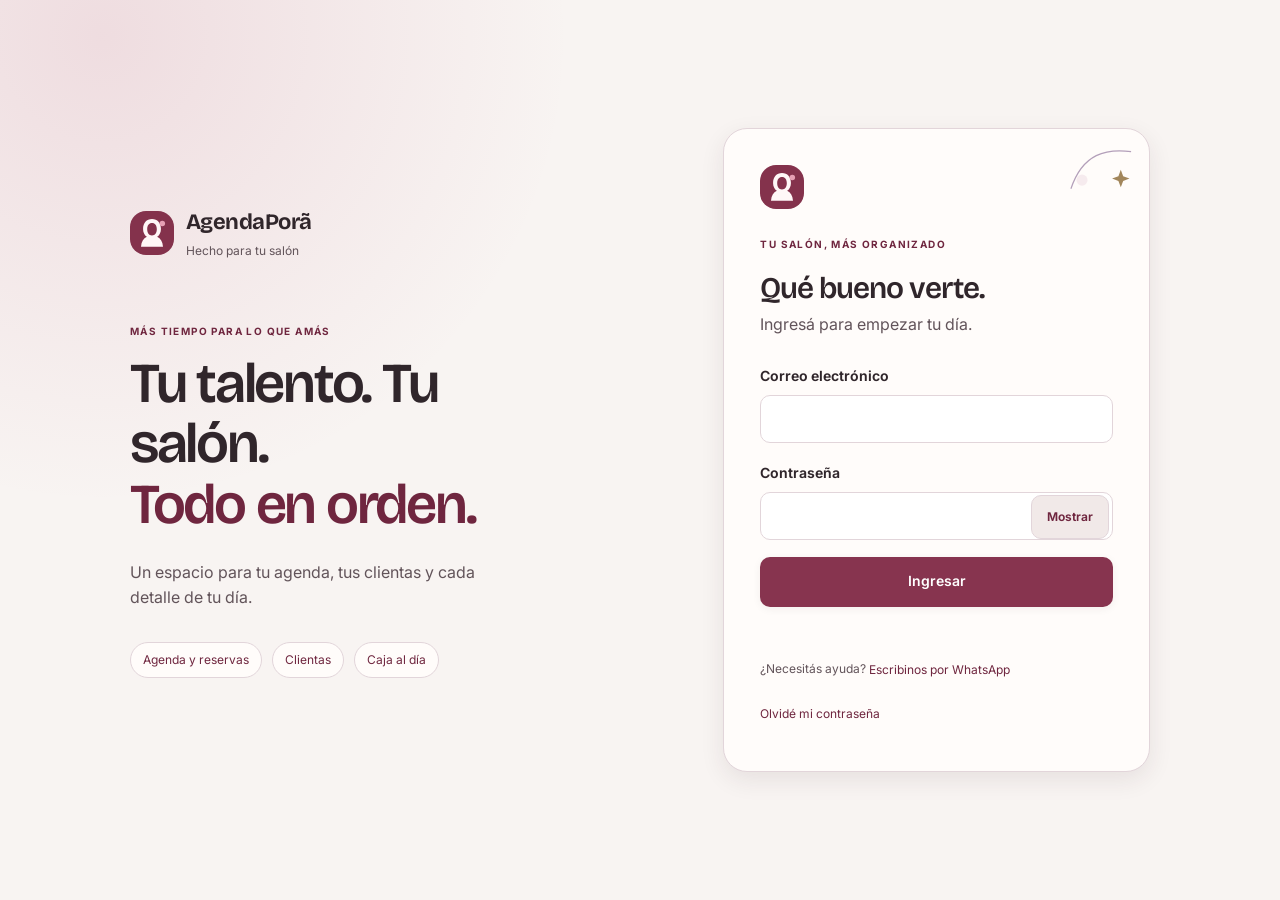
<file: index.html>
<!doctype html>
<html lang="es-PY">
<head>
  <meta charset="utf-8"><meta name="viewport" content="width=device-width, initial-scale=1, viewport-fit=cover">
  <meta name="theme-color" content="#87344F"><meta name="description" content="Tu salón organizado: clientas, agenda, cobros y reservas en un solo lugar.">
  <title>AgendaPorã · Tu salón en orden</title>
  <link rel="preconnect" href="https://fonts.googleapis.com"><link rel="preconnect" href="https://fonts.gstatic.com" crossorigin>
  <link href="https://fonts.googleapis.com/css2?family=Bricolage+Grotesque:opsz,wght@12..96,400;12..96,500;12..96,600;12..96,700&family=Inter:wght@400;500;600;700&display=swap" rel="stylesheet">
  <link rel="icon" href="icons/icon.svg" type="image/svg+xml"><link rel="stylesheet" href="css/style.css?v=20261020-cash-print-final-layout"><link rel="stylesheet" href="css/refinement.css?v=20261026">
  <script type="module" src="js/app.js"></script>
</head>
<body>
  <div id="toast-region" class="toast-region" aria-live="polite"></div>
  <section id="login-screen" class="login-screen">
    <div class="login-layout">
      <div class="login-intro">
        <a class="brand" href="index.html" aria-label="AgendaPorã, inicio"><img src="icons/icon.svg" alt=""><span><strong>AgendaPorã</strong><small>Hecho para tu salón</small></span></a>
        <p class="eyebrow">Más tiempo para lo que amás</p>
        <h2>Tu talento. Tu salón.<br><span>Todo en orden.</span></h2>
        <p>Un espacio para tu agenda, tus clientas y cada detalle de tu día.</p>
        <ul class="login-features" aria-label="Funciones de AgendaPorã"><li>Agenda y reservas</li><li>Clientas</li><li>Caja al día</li></ul>
      </div>
    <div class="login-card"><svg class="login-ornament" viewBox="0 0 96 72" aria-hidden="true"><path d="M10 61C25 16 55 10 86 14" fill="none" stroke="currentColor" stroke-width="1.5"/><circle cx="24" cy="50" r="7" fill="var(--primary-soft)"/><path d="m73 37 3 8 8 3-8 3-3 8-3-8-8-3 8-3z" fill="var(--warning)"/></svg><img class="brand-mark" src="icons/icon.svg" alt=""><p class="eyebrow">Tu salón, más organizado</p><h1>Qué bueno verte.</h1><p class="muted">Ingresá para empezar tu día.</p>
      <form id="login-form"><label for="login-email">Correo electrónico</label><input id="login-email" type="email" autocomplete="username" required>
        <label for="login-password">Contraseña</label><div class="password-input"><input id="login-password" type="password" autocomplete="current-password" required minlength="8"><button class="password-toggle" type="button" data-password-toggle="login-password" aria-controls="login-password" aria-pressed="false">Mostrar</button></div>
        <button class="button primary full" type="submit">Ingresar</button><p id="login-error" class="form-error" role="alert"></p>
      </form><p class="tiny muted">¿Necesitás ayuda? <a id="support-login" href="#">Escribinos por WhatsApp</a></p>
      <p class="tiny"><a id="forgot-password-link" href="#recuperar">Olvidé mi contraseña</a></p>
    </div>
    </div>
  </section>
  <section id="password-screen" class="login-screen hidden" aria-labelledby="password-screen-title">
    <div class="login-card">
      <svg class="login-ornament" viewBox="0 0 96 72" aria-hidden="true"><path d="M10 61C25 16 55 10 86 14" fill="none" stroke="currentColor" stroke-width="1.5"/><circle cx="24" cy="50" r="7" fill="var(--primary-soft)"/><path d="m73 37 3 8 8 3-8 3-3 8-3-8-8-3 8-3z" fill="var(--warning)"/></svg>
      <img class="brand-mark" src="icons/icon.svg" alt="">
      <p class="eyebrow">AgendaPorã</p><h1 id="password-screen-title">Recuperar contraseña</h1>
      <div id="password-request-panel">
        <p class="muted">Ingresá tu correo y te enviaremos instrucciones si la cuenta puede recuperarse.</p>
        <form id="password-request-form">
          <label for="recovery-email">Correo electrónico</label><input id="recovery-email" type="email" autocomplete="email" required maxlength="160">
          <button class="button primary full" type="submit">Enviar instrucciones</button>
          <p id="password-request-message" class="form-error" role="status" aria-live="polite"></p>
        </form>
      </div>
      <div id="password-update-panel" class="hidden">
        <p class="muted">Elegí una contraseña nueva para tu cuenta.</p>
        <form id="password-recovery-form">
          <label for="recovery-password">Nueva contraseña</label><div class="password-input"><input id="recovery-password" type="password" autocomplete="new-password" minlength="8" required><button class="password-toggle" type="button" data-password-toggle="recovery-password" aria-controls="recovery-password" aria-pressed="false">Mostrar</button></div>
          <label for="recovery-password-confirm">Confirmar contraseña</label><div class="password-input"><input id="recovery-password-confirm" type="password" autocomplete="new-password" minlength="8" required><button class="password-toggle" type="button" data-password-toggle="recovery-password-confirm" aria-controls="recovery-password-confirm" aria-pressed="false">Mostrar</button></div>
          <button class="button primary full" type="submit">Guardar contraseña</button>
          <p id="password-recovery-message" class="form-error" role="alert" aria-live="polite"></p>
        </form>
      </div>
      <p class="tiny"><a id="password-back-login" href="#login">Volver al inicio de sesión</a></p>
    </div>
  </section>
  <section id="blocked-screen" class="locked-screen hidden" aria-labelledby="blocked-title">
    <div class="locked-card">
      <img class="brand-mark" src="icons/icon.svg" alt="">
      <p class="eyebrow">AgendaPorã</p>
      <h1 id="blocked-title">Acceso pausado</h1>
      <h2 id="blocked-salon-name"></h2>
      <p id="blocked-message" class="muted" role="status"></p>
      <div class="locked-actions">
        <button id="blocked-export" class="button soft full" type="button">Exportar datos (CSV y JSON)</button>
        <a id="blocked-renew" class="button primary full" href="#" target="_blank" rel="noopener">Renovar por WhatsApp</a>
        <button id="blocked-logout" class="button ghost full" type="button">Cerrar sesión</button>
      </div>
    </div>
  </section>
  <div id="app-shell" class="app-shell hidden">
    <aside class="sidebar"><div class="sidebar-brand-row"><a class="brand" href="#inicio"><img id="brand-logo" src="icons/icon.svg" alt=""><span><strong id="brand-name">AgendaPorã</strong><small>Gestión para salones</small></span></a><button id="sidebar-collapse" class="icon-button sidebar-collapse-button" type="button" aria-label="Colapsar menú lateral" aria-expanded="true" title="Colapsar menú lateral"><svg class="icon-inline" viewBox="0 0 24 24" aria-hidden="true"><path d="m14 5-7 7 7 7"/></svg></button></div>
      <nav id="side-nav" class="side-nav" aria-label="Principal"></nav>
      <div class="sidebar-bottom"><a id="public-booking-link" class="button ghost full" target="_blank" rel="noopener" title="Ver reservas públicas"><svg class="icon-inline" viewBox="0 0 24 24" aria-hidden="true"><path d="M4 4h16v16H4z"/><path d="M4 13h4l2 3h4l2-3h4"/></svg><span>Ver reservas públicas</span></a><button id="theme-toggle" class="button ghost full" type="button" aria-label="Cambiar tema" title="Cambiar tema"><svg class="icon-inline" viewBox="0 0 24 24" aria-hidden="true"><circle cx="12" cy="12" r="8"/><path d="M12 4a8 8 0 0 0 0 16z"/></svg><span>Cambiar tema</span></button><button id="logout-button" class="button ghost full" type="button" aria-label="Cerrar sesión" title="Cerrar sesión"><svg class="icon-inline" viewBox="0 0 24 24" aria-hidden="true"><path d="M10 4H5v16h5M14 8l4 4-4 4M18 12H9"/></svg><span>Salir</span></button><span class="tiny muted">America/Asuncion · Gs.</span></div>
    </aside>
    <main class="main-area"><header class="topbar"><button id="mobile-menu" class="icon-button" type="button" aria-label="Abrir menú" aria-haspopup="dialog" aria-controls="mobile-menu-dialog" aria-expanded="false"><svg class="icon-inline" viewBox="0 0 24 24" aria-hidden="true"><path d="M4 7h16M4 12h16M4 17h16"/></svg></button><div class="topbar-heading"><img id="topbar-brand-logo" class="topbar-logo" src="icons/icon.svg" alt=""><div><p class="eyebrow" id="page-kicker">Tu espacio</p><h1 id="page-title">Inicio</h1></div></div><button class="global-search-trigger" type="button" data-action="quick-search-open" aria-label="Buscar clientas, turnos y servicios"><span aria-hidden="true"><svg class="icon-inline" viewBox="0 0 24 24"><circle cx="10.8" cy="10.8" r="6.7"/><path d="m16 16 4.3 4.3"/></svg></span><span class="search-trigger-label">Buscar</span><kbd>/</kbd></button><button class="keyboard-help-button" type="button" data-action="keyboard-help" aria-label="Ayuda de atajos de teclado">?</button><div class="topbar-actions"><span id="subscription-badge" class="status-pill"></span><button id="logout-button-top" class="button ghost">Salir</button></div></header>
      <div id="subscription-alert" class="notice hidden"></div><div id="offline-notice" class="notice offline-notice hidden" role="status" aria-live="polite">Estás sin conexión. Para consultar o guardar datos del salón, conectate a internet.</div><section id="view-root" class="view-root" aria-live="polite"></section>
    </main>
    <nav id="bottom-nav" class="bottom-nav" aria-label="Navegación móvil"></nav>
    <div id="quick-actions" class="quick-actions"><div class="quick-action-menu"><button type="button" class="button soft" data-action="fab-appointment">＋ Nuevo turno</button><button type="button" class="button soft" data-action="fab-client">♡ Nueva clienta</button><button type="button" class="button soft" data-action="fab-expense">− Registrar gasto</button></div><button type="button" class="fab" data-action="fab-toggle" aria-label="Accesos rápidos" aria-expanded="false">＋</button></div>
  </div>
  <dialog id="mobile-menu-dialog" class="mobile-menu-dialog" aria-labelledby="mobile-menu-title">
    <div class="mobile-menu-frame">
      <header class="mobile-menu-head"><h2 id="mobile-menu-title">Menú</h2><button class="icon-button" type="button" data-mobile-menu-close aria-label="Cerrar menú">×</button></header>
      <nav id="mobile-menu-nav" class="mobile-menu-nav" aria-label="Todas las secciones"></nav>
      <div class="mobile-menu-actions">
        <a id="mobile-public-booking-link" class="button ghost full" target="_blank" rel="noopener">Ver reservas públicas</a>
        <label class="field theme-preference-field"><span>Modo de pantalla</span><select id="mobile-theme-toggle" data-theme-preference aria-label="Preferencia de tema"><option value="system">Seguir sistema</option><option value="light">Claro</option><option value="dark">Oscuro</option></select></label>
        <button id="mobile-logout-button" class="button ghost full" type="button">Cerrar sesión</button>
      </div>
    </div>
  </dialog>
  <dialog id="modal" class="modal"><div class="modal-frame"><header class="modal-head"><div><p class="eyebrow" id="modal-kicker">AgendaPorã</p><h2 id="modal-title">Formulario</h2></div><button class="icon-button" type="button" data-modal-close aria-label="Cerrar">×</button></header><div id="modal-body" class="modal-body"></div><footer id="modal-footer" class="modal-footer"></footer></div></dialog>
  <dialog id="onboarding-dialog" class="modal onboarding-modal" aria-labelledby="onboarding-title" aria-describedby="onboarding-description">
    <div class="modal-frame">
      <header class="modal-head onboarding-head"><div><p class="eyebrow">Primeros pasos</p><h2 id="onboarding-title">Prepará tu salón</h2></div><button class="icon-button" type="button" data-onboarding-skip aria-label="Omitir configuración">×</button></header>
      <div class="onboarding-progress-wrap"><div class="onboarding-progress-meta"><span id="onboarding-step-label">Paso 1 de 4</span><span id="onboarding-progress-value">25%</span></div><progress id="onboarding-progress" max="4" value="1" aria-label="Progreso de configuración"></progress></div>
      <div id="onboarding-description" class="modal-body onboarding-body"></div>
      <footer class="modal-footer onboarding-footer"><button id="onboarding-skip" class="button ghost" type="button">Omitir</button><span class="onboarding-footer-spacer"></span><button id="onboarding-back" class="button ghost" type="button">Anterior</button><button id="onboarding-next" class="button primary" type="button">Continuar</button></footer>
    </div>
  </dialog>
  <dialog id="global-search-dialog" class="modal global-search-dialog" aria-labelledby="global-search-title">
    <div class="modal-frame"><header class="modal-head"><div><p class="eyebrow">Búsqueda global</p><h2 id="global-search-title">¿Qué necesitás encontrar?</h2></div><button class="icon-button" type="button" data-action="quick-search-close" aria-label="Cerrar búsqueda">×</button></header><div class="modal-body"><label class="field"><span>Clienta, turno o servicio</span><input id="global-search-input" type="search" role="combobox" aria-autocomplete="list" aria-controls="global-search-results" aria-expanded="true" autocomplete="off" placeholder="Escribí para buscar…"></label><div id="global-search-results" role="listbox" aria-label="Resultados de búsqueda"></div></div><footer class="modal-footer"><span class="muted tiny">Flechas para moverte · Enter para abrir · Esc para cerrar</span></footer></div>
  </dialog>
</body></html>
</file>
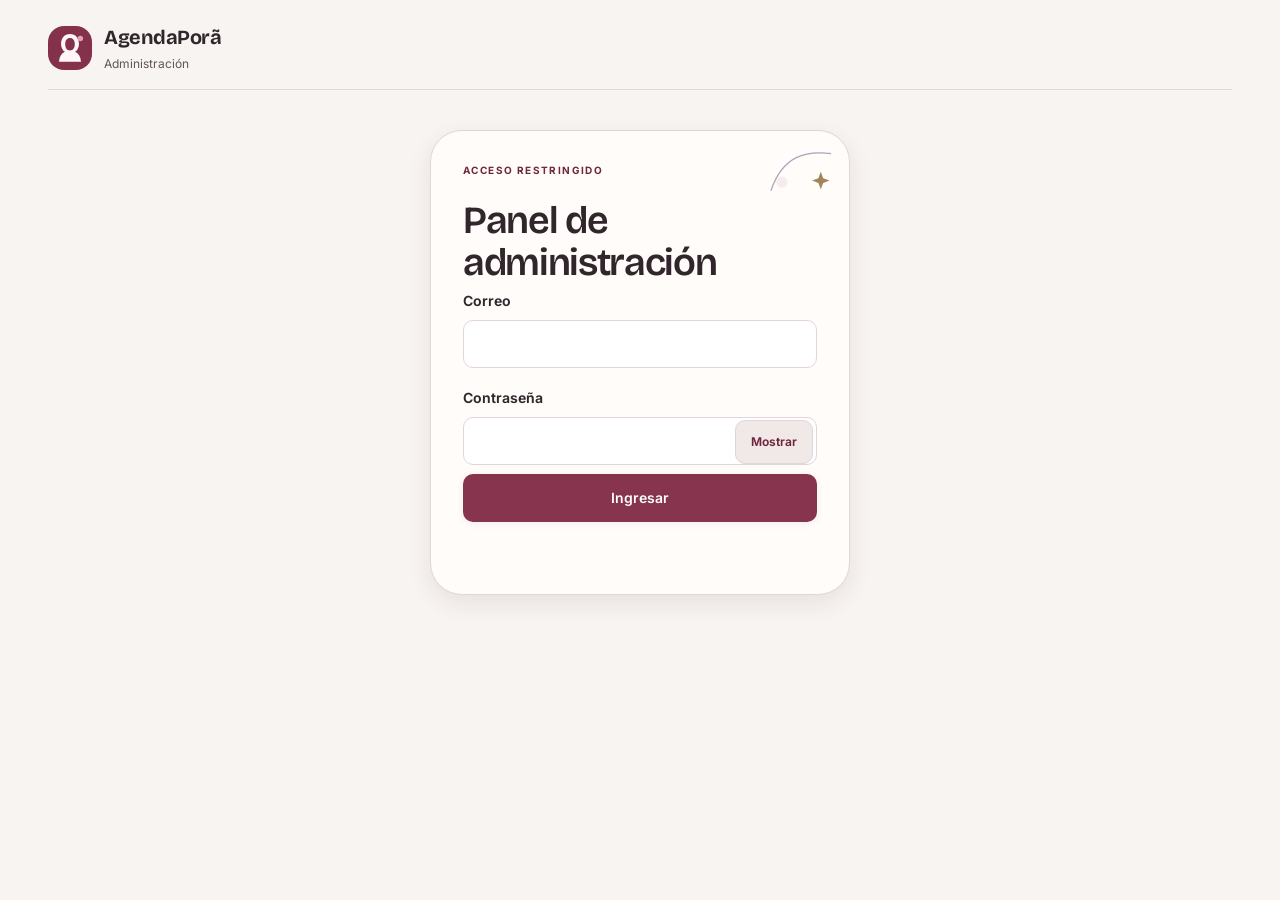
<file: admin.html>
<!doctype html><html lang="es-PY"><head><meta charset="utf-8"><meta name="viewport" content="width=device-width, initial-scale=1"><link rel="preconnect" href="https://fonts.googleapis.com"><link rel="preconnect" href="https://fonts.gstatic.com" crossorigin><link href="https://fonts.googleapis.com/css2?family=Bricolage+Grotesque:opsz,wght@12..96,400;12..96,500;12..96,600;12..96,700&family=Inter:wght@400;500;600;700&display=swap" rel="stylesheet"><meta name="theme-color" content="#87344F"><title>Administración · AgendaPorã</title><link rel="stylesheet" href="css/style.css?v=20261020-boutique2"><link rel="stylesheet" href="css/refinement.css?v=20261026"><link rel="icon" href="icons/icon.svg" type="image/svg+xml"><script type="module" src="js/admin.js"></script></head><body class="admin-page"><div id="toast-region" class="toast-region" aria-live="polite"></div><main class="admin-main"><header class="admin-header"><a href="index.html" class="brand"><img src="icons/icon.svg" alt=""><span><strong>AgendaPorã</strong><small>Administración</small></span></a><button id="admin-logout" class="button ghost hidden">Cerrar sesión</button></header><section id="admin-login" class="login-card admin-login"><svg class="login-ornament" viewBox="0 0 96 72" aria-hidden="true"><path d="M10 61C25 16 55 10 86 14" fill="none" stroke="currentColor" stroke-width="1.5"/><circle cx="24" cy="50" r="7" fill="var(--primary-soft)"/><path d="m73 37 3 8 8 3-8 3-3 8-3-8-8-3 8-3z" fill="var(--warning)"/></svg><p class="eyebrow">Acceso restringido</p><h1>Panel de administración</h1><form id="admin-login-form"><label for="admin-email">Correo</label><input id="admin-email" type="email" required autocomplete="username"><label for="admin-password">Contraseña</label><div class="password-input"><input id="admin-password" type="password" required autocomplete="current-password"><button class="password-toggle" type="button" data-password-toggle="admin-password" aria-controls="admin-password" aria-pressed="false">Mostrar</button></div><button class="button primary full">Ingresar</button><p id="admin-error" class="form-error" role="alert"></p></form></section><section id="admin-content" class="hidden"><div id="admin-summary" class="metrics-grid"></div>
      <section class="admin-backup-card" aria-labelledby="admin-backup-title">
        <div class="admin-backup-copy">
          <p class="eyebrow">Seguridad de datos</p>
          <h2 id="admin-backup-title">Respaldo de salones</h2>
          <p class="muted">Descargá los datos operativos de todas las cuentas en un archivo JSON. No incluye usuarios ni credenciales de Supabase Auth.</p>
          <p id="admin-backup-warning" class="admin-backup-warning" role="status" hidden></p>
        </div>
        <div class="admin-backup-actions">
          <button id="admin-backup-download" class="button primary" type="button">Respaldo completo</button>
          <p id="admin-backup-status" class="muted" aria-live="polite">El respaldo incluye horarios, reservas, pagos y datos de gestión.</p>
        </div>
      </section>
      <section class="admin-pricing" aria-labelledby="admin-pricing-title">
        <header class="admin-pricing-header">
          <div><p class="eyebrow">Oferta comercial</p><h2 id="admin-pricing-title">Planes y precios</h2></div>
          <p class="muted">Tarifas para nuevas altas de AgendaPorã.</p>
        </header>
        <div class="admin-price-grid">
          <article class="admin-plan-card admin-plan-pilot">
            <span class="admin-plan-tag">Cupos limitados · 5 salones</span>
            <h3>Piloto</h3>
            <p class="admin-plan-price">Gs. 40.000 <small>/ mes</small></p>
            <ul><li>Para las primeras 5 peluqueras o salones que se sumen al piloto.</li><li>Precio de por vida.</li><li>Carga inicial gratis.</li><li>A cambio de un testimonio y una opinión honesta.</li></ul>
          </article>
          <article class="admin-plan-card">
            <span class="admin-plan-tag">Plan mensual</span>
            <h3>Precio normal</h3>
            <p class="admin-plan-price">Gs. 150.000 <small>instalación única</small></p>
            <p class="admin-plan-note">Incluye la carga inicial de hasta 100 clientas.</p>
            <p class="admin-plan-price admin-plan-price-secondary">Gs. 60.000 <small>/ mes</small></p>
          </article>
          <article class="admin-plan-card">
            <span class="admin-plan-tag">2 meses gratis</span>
            <h3>Plan anual</h3>
            <p class="admin-plan-price">Gs. 600.000 <small>/ año</small></p>
            <p class="admin-plan-note">Equivale a pagar 10 meses en vez de 12 y ahorrar Gs. 120.000 frente al plan mensual.</p>
            <p class="admin-plan-note">Para nuevas altas, la instalación de Gs. 150.000 se cobra aparte.</p>
          </article>
        </div>
        <aside class="admin-payment-terms" aria-label="Condiciones de cobro">
          <strong>Cobro siempre por adelantado.</strong>
          <span>Aceptá transferencia bancaria, Tigo Money o efectivo.</span>
        </aside>
      </section>
      <div class="section-heading"><div><p class="eyebrow">Cuentas</p><h2>Salones</h2></div><button id="admin-refresh" class="button soft">Actualizar</button></div><div id="salons-list" class="table-wrap"></div></section></main><dialog id="admin-modal" class="modal"><div class="modal-frame"><header class="modal-head"><h2 id="admin-modal-title">Cuenta</h2><button class="icon-button" type="button" data-modal-close aria-label="Cerrar">×</button></header><div id="admin-modal-body" class="modal-body"></div><footer id="admin-modal-footer" class="modal-footer"></footer></div></dialog></body></html>
</file>
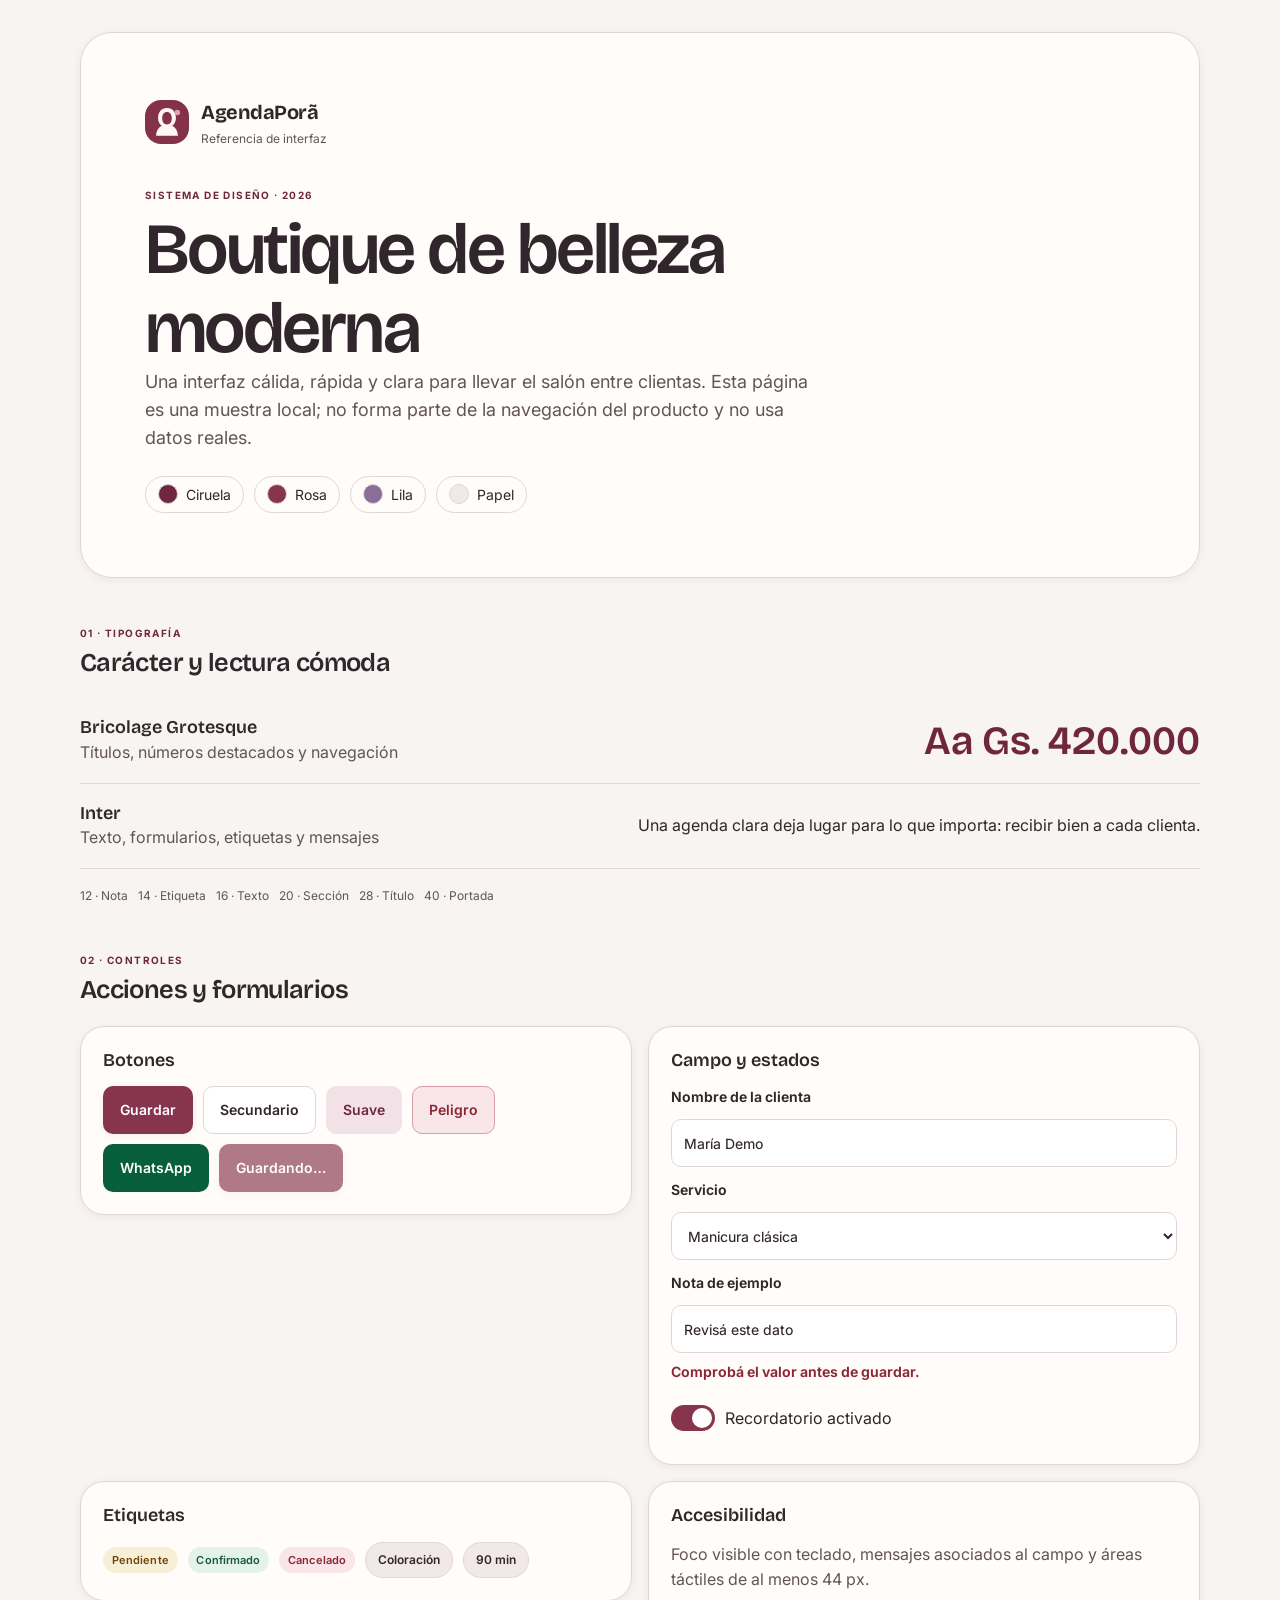
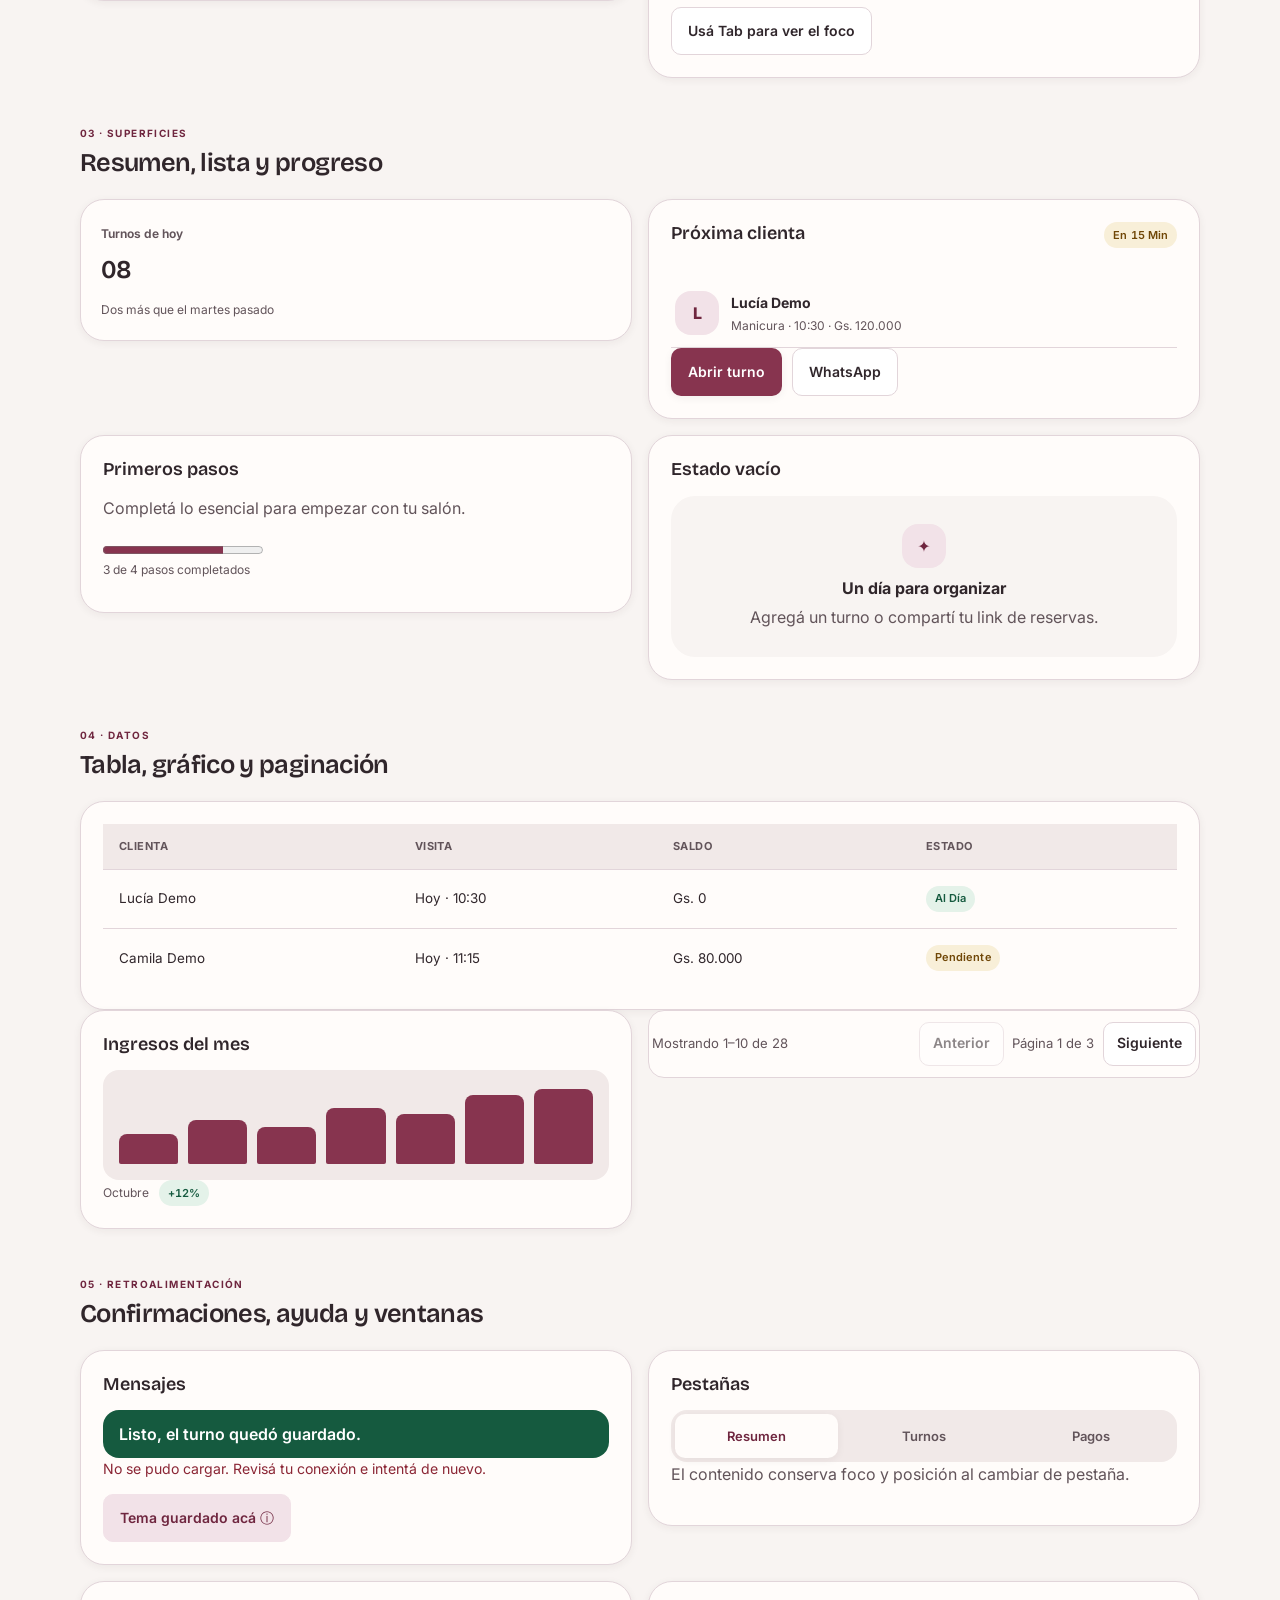
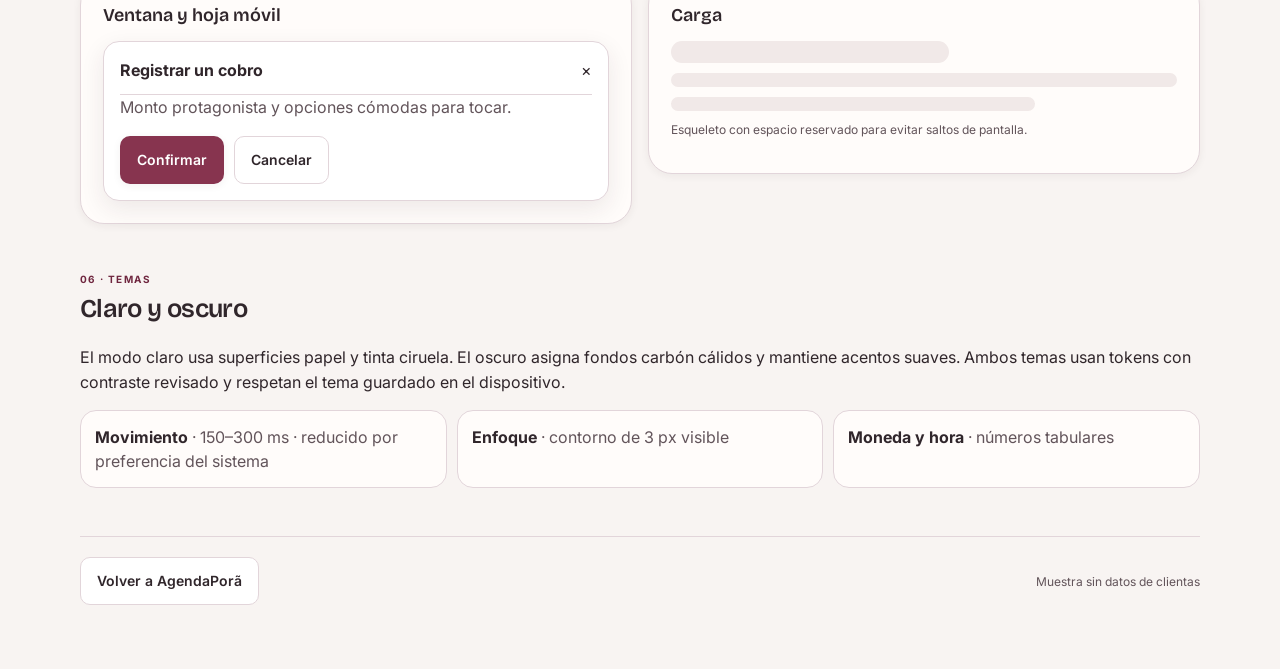
<file: guia-ui.html>
<!doctype html>
<html lang="es-PY">
<head>
  <meta charset="utf-8">
  <meta name="viewport" content="width=device-width, initial-scale=1, viewport-fit=cover">
  <meta name="theme-color" content="#87344F">
  <meta name="description" content="Referencia visual de componentes de AgendaPorã.">
  <title>Guía UI · AgendaPorã</title>
  <link rel="preconnect" href="https://fonts.googleapis.com">
  <link rel="preconnect" href="https://fonts.gstatic.com" crossorigin>
  <link href="https://fonts.googleapis.com/css2?family=Bricolage+Grotesque:opsz,wght@12..96,400;12..96,500;12..96,600;12..96,700&family=Inter:wght@400;500;600;700&display=swap" rel="stylesheet">
  <link rel="stylesheet" href="css/style.css?v=20261020-boutique2"><link rel="stylesheet" href="css/refinement.css?v=20261026">
  <link rel="icon" href="icons/icon.svg" type="image/svg+xml">
</head>
<body class="ui-guide-page">
  <main class="ui-guide">
    <header class="ui-guide-hero">
      <a class="brand" href="index.html"><img src="icons/icon.svg" alt=""><span><strong>AgendaPorã</strong><small>Referencia de interfaz</small></span></a>
      <p class="eyebrow">Sistema de diseño · 2026</p>
      <h1>Boutique de belleza moderna</h1>
      <p class="muted">Una interfaz cálida, rápida y clara para llevar el salón entre clientas. Esta página es una muestra local; no forma parte de la navegación del producto y no usa datos reales.</p>
      <div class="ui-guide-tokens" aria-label="Paleta de marca">
        <span class="ui-token"><i class="ui-swatch ui-swatch-plum"></i>Ciruela</span>
        <span class="ui-token"><i class="ui-swatch ui-swatch-rose"></i>Rosa</span>
        <span class="ui-token"><i class="ui-swatch ui-swatch-lilac"></i>Lila</span>
        <span class="ui-token"><i class="ui-swatch ui-swatch-paper"></i>Papel</span>
      </div>
    </header>

    <section class="ui-guide-section" aria-labelledby="type-title">
      <p class="eyebrow">01 · Tipografía</p><h2 id="type-title">Carácter y lectura cómoda</h2>
      <div class="ui-type-sample"><div><h3>Bricolage Grotesque</h3><p class="muted">Títulos, números destacados y navegación</p></div><strong class="ui-type-display">Aa Gs. 420.000</strong></div>
      <div class="ui-type-sample"><div><h3>Inter</h3><p class="muted">Texto, formularios, etiquetas y mensajes</p></div><p>Una agenda clara deja lugar para lo que importa: recibir bien a cada clienta.</p></div>
      <p class="ui-scale"><span>12 · Nota</span><span>14 · Etiqueta</span><span>16 · Texto</span><span>20 · Sección</span><span>28 · Título</span><span>40 · Portada</span></p>
    </section>

    <section class="ui-guide-section" aria-labelledby="controls-title">
      <p class="eyebrow">02 · Controles</p><h2 id="controls-title">Acciones y formularios</h2>
      <div class="ui-guide-grid">
        <article class="ui-guide-card"><h3>Botones</h3><div class="ui-guide-actions"><button class="button primary">Guardar</button><button class="button ghost">Secundario</button><button class="button soft">Suave</button><button class="button danger">Peligro</button><button class="button whatsapp">WhatsApp</button><button class="button primary" disabled aria-disabled="true">Guardando…</button></div></article>
        <article class="ui-guide-card"><h3>Campo y estados</h3><label class="field">Nombre de la clienta<input type="text" value="María Demo"></label><label class="field">Servicio<select><option>Manicura clásica</option></select></label><label class="field">Nota de ejemplo<input aria-invalid="true" value="Revisá este dato"><span class="form-error">Comprobá el valor antes de guardar.</span></label><label class="ui-switch"><input type="checkbox" checked><span class="ui-switch-track" aria-hidden="true"></span><span>Recordatorio activado</span></label></article>
        <article class="ui-guide-card"><h3>Etiquetas</h3><div class="ui-guide-actions"><span class="status pendiente">Pendiente</span><span class="status hecho">Confirmado</span><span class="status cancelado">Cancelado</span><span class="ui-chip">Coloración</span><span class="ui-chip">90 min</span></div></article>
        <article class="ui-guide-card"><h3>Accesibilidad</h3><p class="muted">Foco visible con teclado, mensajes asociados al campo y áreas táctiles de al menos 44 px.</p><button class="button ghost">Usá Tab para ver el foco</button></article>
      </div>
    </section>

    <section class="ui-guide-section" aria-labelledby="surfaces-title">
      <p class="eyebrow">03 · Superficies</p><h2 id="surfaces-title">Resumen, lista y progreso</h2>
      <div class="ui-guide-grid">
        <article class="metric-card"><span class="metric-label">Turnos de hoy</span><p class="metric-value">08</p><span class="metric-note">Dos más que el martes pasado</span></article>
        <article class="ui-guide-card"><div class="panel-head"><h3>Próxima clienta</h3><span class="status pendiente">En 15 min</span></div><div class="list-row"><span class="avatar">L</span><span class="list-row-main"><strong>Lucía Demo</strong><small>Manicura · 10:30 · Gs. 120.000</small></span></div><div class="ui-guide-actions"><button class="button primary">Abrir turno</button><button class="button ghost">WhatsApp</button></div></article>
        <article class="ui-guide-card"><h3>Primeros pasos</h3><p class="muted">Completá lo esencial para empezar con tu salón.</p><progress max="4" value="3" aria-label="3 de 4 pasos completados"></progress><p class="tiny">3 de 4 pasos completados</p></article>
        <article class="ui-guide-card"><h3>Estado vacío</h3><div class="empty-state"><div class="empty-icon" aria-hidden="true">✦</div><strong>Un día para organizar</strong><span>Agregá un turno o compartí tu link de reservas.</span></div></article>
      </div>
    </section>

    <section class="ui-guide-section" aria-labelledby="data-title">
      <p class="eyebrow">04 · Datos</p><h2 id="data-title">Tabla, gráfico y paginación</h2>
      <div class="ui-guide-card ui-guide-table-wrap"><table><thead><tr><th>Clienta</th><th>Visita</th><th>Saldo</th><th>Estado</th></tr></thead><tbody><tr><td>Lucía Demo</td><td>Hoy · 10:30</td><td>Gs. 0</td><td><span class="status hecho">Al día</span></td></tr><tr><td>Camila Demo</td><td>Hoy · 11:15</td><td>Gs. 80.000</td><td><span class="status pendiente">Pendiente</span></td></tr></tbody></table></div>
      <div class="ui-guide-grid">
        <article class="ui-guide-card"><h3>Ingresos del mes</h3><div class="ui-mini-chart" role="img" aria-label="Gráfico de ejemplo, ingresos en aumento"><i></i><i></i><i></i><i></i><i></i><i></i><i></i></div><div class="ui-guide-actions"><span class="muted tiny">Octubre</span><span class="status hecho">+12%</span></div></article>
        <nav class="table-pagination ui-demo-pagination" aria-label="Paginación de ejemplo"><span>Mostrando 1–10 de 28</span><div><button class="button ghost" disabled>Anterior</button><span>Página 1 de 3</span><button class="button ghost">Siguiente</button></div></nav>
      </div>
    </section>

    <section class="ui-guide-section" aria-labelledby="feedback-title">
      <p class="eyebrow">05 · Retroalimentación</p><h2 id="feedback-title">Confirmaciones, ayuda y ventanas</h2>
      <div class="ui-guide-grid">
        <article class="ui-guide-card"><h3>Mensajes</h3><div class="ui-demo-toast">Listo, el turno quedó guardado.</div><p class="form-error">No se pudo cargar. Revisá tu conexión e intentá de nuevo.</p><button class="button soft" title="Se guarda en este dispositivo">Tema guardado acá ⓘ</button></article>
        <article class="ui-guide-card"><h3>Pestañas</h3><div class="ui-demo-tabs" role="tablist" aria-label="Ficha de clienta"><button role="tab" aria-selected="true">Resumen</button><button role="tab" aria-selected="false">Turnos</button><button role="tab" aria-selected="false">Pagos</button></div><p class="muted">El contenido conserva foco y posición al cambiar de pestaña.</p></article>
        <article class="ui-guide-card"><h3>Ventana y hoja móvil</h3><div class="ui-demo-modal"><div class="ui-demo-modal-head"><strong>Registrar un cobro</strong><span aria-hidden="true">×</span></div><p class="muted">Monto protagonista y opciones cómodas para tocar.</p><div class="ui-guide-actions"><button class="button primary">Confirmar</button><button class="button ghost">Cancelar</button></div></div></article>
        <article class="ui-guide-card"><h3>Carga</h3><div class="ui-skeleton ui-skeleton-title"></div><div class="ui-skeleton"></div><div class="ui-skeleton ui-skeleton-short"></div><p class="muted tiny">Esqueleto con espacio reservado para evitar saltos de pantalla.</p></article>
      </div>
    </section>

    <section class="ui-guide-section" aria-labelledby="themes-title">
      <p class="eyebrow">06 · Temas</p><h2 id="themes-title">Claro y oscuro</h2>
      <p>El modo claro usa superficies papel y tinta ciruela. El oscuro asigna fondos carbón cálidos y mantiene acentos suaves. Ambos temas usan tokens con contraste revisado y respetan el tema guardado en el dispositivo.</p>
      <div class="ui-guide-theme-notes"><span><strong>Movimiento</strong> · 150–300 ms · reducido por preferencia del sistema</span><span><strong>Enfoque</strong> · contorno de 3 px visible</span><span><strong>Moneda y hora</strong> · números tabulares</span></div>
    </section>

    <footer class="ui-guide-footer"><a class="button ghost" href="index.html">Volver a AgendaPorã</a><span class="muted tiny">Muestra sin datos de clientas</span></footer>
  </main>
</body>
</html>
</file>
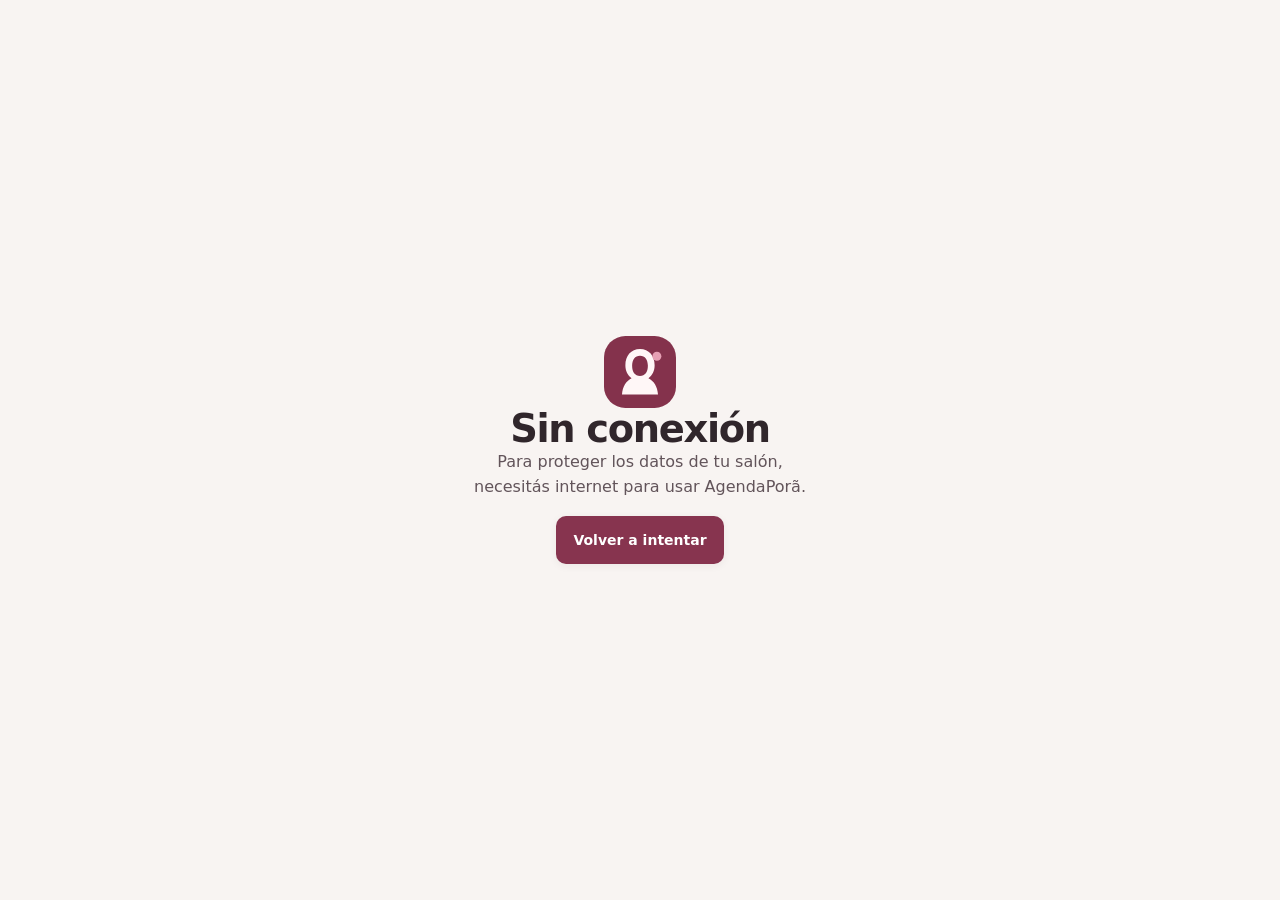
<file: offline.html>
<!doctype html><html lang="es-PY"><meta charset="utf-8"><meta name="viewport" content="width=device-width,initial-scale=1"><meta name="theme-color" content="#84324c"><title>Sin conexión · AgendaPorã</title><link rel="stylesheet" href="css/style.css"><link rel="stylesheet" href="css/refinement.css?v=20261026"><main class="offline-card"><img src="icons/icon.svg" width="72" height="72" alt=""><h1>Sin conexión</h1><p>Para proteger los datos de tu salón, necesitás internet para usar AgendaPorã.</p><a class="button primary" href="index.html">Volver a intentar</a></main></html>
</file>
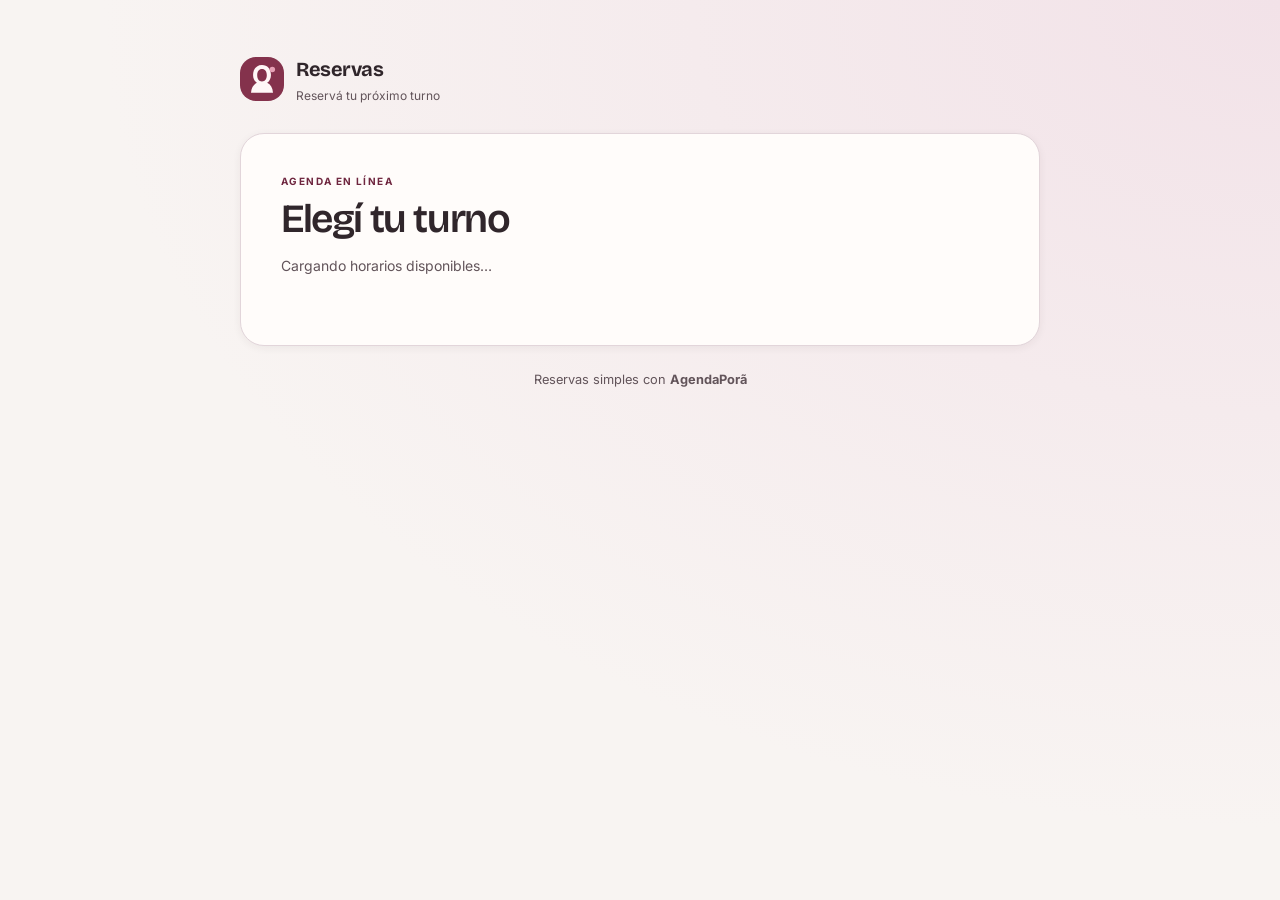
<file: reservar.html>
<!doctype html>

<html lang="es-PY">

<head>

  <meta charset="utf-8">

  <meta name="viewport" content="width=device-width, initial-scale=1">

  <meta name="theme-color" content="#87344F">

  <meta name="description" content="Reservá tu próximo turno.">

  <title>Reservar turno · AgendaPorã</title>

  <link rel="preconnect" href="https://fonts.googleapis.com"><link rel="preconnect" href="https://fonts.gstatic.com" crossorigin>

  <link href="https://fonts.googleapis.com/css2?family=Bricolage+Grotesque:opsz,wght@12..96,400;12..96,500;12..96,600;12..96,700&family=Inter:wght@400;500;600;700&display=swap" rel="stylesheet">

  <link rel="stylesheet" href="css/style.css?v=20261020-boutique2"><link rel="stylesheet" href="css/refinement.css?v=20261026">

  <link rel="icon" href="icons/icon.svg" type="image/svg+xml">

  <script type="module" src="js/reservar.js?v=20261020-booking-grid-fix"></script>

</head>

<body class="booking-page">

  <div id="toast-region" class="toast-region" aria-live="polite"></div>

  <main class="booking-shell">

    <a class="brand booking-brand" href="index.html"><img id="salon-logo" src="icons/icon.svg" alt=""><span><strong id="salon-name">Reservas</strong><small>Reservá tu próximo turno</small></span></a>

    <section class="booking-card">

      <p class="eyebrow">Agenda en línea</p><h1>Elegí tu turno</h1>

      <p id="booking-intro" class="muted">Cargando horarios disponibles…</p>

      <form id="booking-form" class="form-grid hidden">

        <fieldset class="field wide booking-service-field">

          <legend>Servicios <span class="muted">(podés elegir varios)</span></legend>

          <div id="booking-services" class="booking-services" role="group" aria-label="Elegí uno o varios servicios"></div>

        </fieldset>

        <p id="booking-services-summary" class="booking-services-summary wide" aria-live="polite"></p>

        <label class="field booking-date-field">Día<input id="booking-date" type="date" required></label>

        <fieldset class="field wide booking-time-field"><legend>Horario</legend><select id="booking-time" hidden aria-hidden="true" tabindex="-1"><option value="">Elegí un horario</option></select><div id="booking-time-grid" class="booking-time-grid" role="radiogroup" aria-label="Horarios disponibles"><p class="booking-time-message" role="status">Elegí un servicio y un día para ver los horarios.</p></div></fieldset>

        <label class="field">Tu nombre<input id="booking-client-name" maxlength="80" required autocomplete="name"></label>

        <label class="field">Teléfono / WhatsApp<input id="booking-phone" type="tel" maxlength="24" required autocomplete="tel" placeholder="09XX XXX XXX"></label>

        <label class="field">Correo (opcional)<input id="booking-email" type="email" maxlength="160" autocomplete="email" placeholder="tunombre@correo.com"></label>

        <label class="honeypot" aria-hidden="true">Dejar vacío<input id="booking-website" tabindex="-1" autocomplete="off"></label>

        <button class="button primary wide" type="submit">Solicitar reserva</button>

        <p id="booking-error" class="form-error wide" role="alert"></p>

      </form>

      <div id="booking-success" class="success-panel hidden"><div class="success-icon">✓</div><h2>¡Solicitud enviada!</h2><p>El salón va a confirmar tu horario. Gracias por reservar.</p></div>

    </section>

    <footer class="booking-footer">Reservas simples con <strong>AgendaPorã</strong></footer>

  </main>

</body>

</html>
</file>
<file: css/style.css>
:root { --transparent: transparent; }
body.dark { color-scheme: dark; }
button,input,select,textarea {
font:inherit;
color:var(--text)}
input,select,textarea {
background-color:var(--surface)}
input::placeholder,textarea::placeholder {
color:var(--text-muted);
opacity:1}
select option {
background:var(--surface);
color:var(--text)}
button,a {
touch-action:manipulation}
button {
cursor:pointer;
color:inherit}
a {
color:var(--primary);
text-decoration:none}
a:hover {
text-decoration:underline}
button:focus-visible,a:focus-visible,input:focus-visible,select:focus-visible,textarea:focus-visible {
outline:3px solid var(--focus-ring);
outline-offset:2px}
h1,h2,h3,p {
margin-top:0}
h1 {
font-size:clamp(1.6rem,4vw,2rem);
letter-spacing:-.04em;
margin-bottom:0}
h2 {
font-size:1.25rem;
letter-spacing:-.025em;
margin-bottom:.35rem}
h3 {
font-size:1rem;
margin-bottom:.4rem}
.muted {
color:var(--text-muted)}
.tiny {
font-size:.78rem}
.eyebrow {
text-transform:uppercase;
letter-spacing:.13em;
font-weight:750;
font-size:.68rem;
color:var(--primary);
margin:0 0 .4rem}
.hidden {
display:none!important}
.button {
border:1px solid var(--transparent);
border-radius:12px;
min-height:44px;
padding:.68rem 1rem;
font-weight:700;
display:inline-flex;
align-items:center;
justify-content:center;
gap:.45rem;
text-decoration:none;
transition:transform .15s,opacity .15s}
.button:hover {
transform:translateY(-1px);
text-decoration:none}
.button:disabled {
cursor:wait;
transform:none}
.button.primary {
background:var(--primary-fill);
color:var(--on-primary)}
.button.primary:hover {
background:var(--primary-hover);
color:var(--on-primary-hover)}
.button.soft {
background:var(--primary-soft);
color:var(--text)}
.button.ghost {
background:var(--transparent);
border-color:var(--border);
color:var(--text)}
.button.danger {
background:var(--danger-surface);
color:var(--danger)}
.button.full {
width:100%}
.icon-button {
width:44px;
height:44px;
border-radius:12px;
border:1px solid var(--border);
background:var(--surface);
color:var(--text);
font-size:1.3rem;
display:grid;
place-items:center}
.icon-button:hover {border-color:var(--color-rose);background:var(--color-fog)}
.brand {
display:flex;
align-items:center;
gap:.75rem;
color:var(--text);
text-decoration:none}
.brand img {
width:44px;
height:44px;
border-radius:14px}
.brand span {
display:grid;
gap:.18rem}
.brand strong {
font-size:1rem}
.brand small {
font-size:.73rem;
color:var(--text-muted)}
.login-screen {
min-height:100dvh;
display:grid;
place-items:center;
padding:max(1rem,env(safe-area-inset-top)) max(1rem,env(safe-area-inset-right)) max(1rem,env(safe-area-inset-bottom)) max(1rem,env(safe-area-inset-left));
background:radial-gradient(circle at 10% 10%,var(--glow) 0,var(--glow-fade) 35%),var(--bg)}
.locked-screen {
position:fixed;
inset:0;
z-index:20;
display:grid;
place-items:center;
overflow-y:auto;
padding:max(1rem,env(safe-area-inset-top)) max(1rem,env(safe-area-inset-right)) max(1rem,env(safe-area-inset-bottom)) max(1rem,env(safe-area-inset-left));
background:radial-gradient(circle at 12% 8%,var(--glow) 0,var(--glow-fade) 36%),var(--bg)}
.locked-card {
width:min(100%,460px);
padding:clamp(1.5rem,6vw,2.5rem);
border:1px solid var(--border);
border-radius:26px;
background:var(--surface);
box-shadow:var(--shadow)}
.locked-card h1 {margin-bottom:.55rem}
.locked-card h2 {margin-bottom:.8rem;font-size:1.15rem}
.locked-card #blocked-message {line-height:1.6}
.locked-actions {display:grid;gap:.7rem;margin-top:1.5rem}
.locked-actions .button {min-height:48px}
.login-card {
width:min(100%,420px);
background:var(--surface);
padding:clamp(1.5rem,6vw,2.5rem);
border:1px solid var(--border);
border-radius:26px;
box-shadow:var(--shadow)}
.brand-mark {
width:64px;
height:64px;
margin-bottom:1.4rem}
.login-card h1 {
margin-bottom:.45rem}
.login-card>p {
margin-bottom:1.25rem}
.login-card .tiny a {display:inline-flex;align-items:center;min-height:44px}
.login-card form {
display:grid;
gap:.55rem}
.login-card label,.field {
font-weight:650;
font-size:.86rem}
.login-card input,.field input,.field select,.field textarea,.input {
width:100%;
border:1px solid var(--border);
border-radius:11px;
padding:.78rem .85rem;
background:var(--bg);
color:var(--text);
min-height:46px;
margin-bottom:.65rem}
.form-error {
color:var(--danger);
font-size:.88rem;
min-height:1.1rem}
.form-success {color:var(--success);font-size:.88rem;min-height:1.1rem}
.onboarding-checklist-items {list-style:none;padding:0;margin:.8rem 0;display:grid;gap:.5rem}
.onboarding-checklist-items li {display:grid;grid-template-columns:1.4rem minmax(0,1fr) auto;align-items:center;gap:.55rem;padding:.45rem 0;border-bottom:1px solid var(--border)}
.onboarding-checklist-items li.is-done>span:first-child {color:var(--success);font-weight:800}
.onboarding-migration-notice {border-color:var(--warning-border);background:var(--warning-surface);color:var(--warning)}
.onboarding-migration-notice p {max-width:70ch}
.onboarding-migration-notice code {color:var(--text);overflow-wrap:anywhere}
.app-shell {
min-height:100vh}
.sidebar {
width:258px;
position:fixed;
inset:0 auto 0 0;
background:var(--surface);
border-right:1px solid var(--border);
display:flex;
flex-direction:column;
padding:1.2rem;
z-index:5}
.sidebar .brand {
padding:.4rem .4rem 1.4rem}
.side-nav {
display:grid;
gap:.28rem;
overflow:auto}
.nav-link {
display:flex;
align-items:center;
gap:.75rem;
padding:.72rem .8rem;
min-height:44px;
border-radius:12px;
color:var(--text-muted);
font-size:.9rem;
font-weight:650}
.nav-link.active,.nav-link:hover {
background:var(--primary-soft);
color:var(--text);
text-decoration:none}
.nav-icon {
width:1.3rem;
text-align:center;
font-size:1.1rem}
.sidebar-bottom {
display:grid;
gap:.45rem;
margin-top:auto;
padding-top:1rem}
.sidebar-bottom .tiny {
text-align:center;
margin-top:.4rem}
.main-area {
margin-left:258px;
padding:1.7rem clamp(1.1rem,3vw,2.7rem) 3.5rem;
max-width:1660px}
.topbar {
display:flex;
align-items:center;
gap:.8rem;
margin:0 auto 1.4rem;
max-width:1400px}
.topbar .eyebrow {
margin-bottom:.2rem}
.topbar-actions {
margin-left:auto;
display:flex;
align-items:center;
gap:.65rem}
.topbar #mobile-menu {
display:none}
.status-pill {
border-radius:99px;
background:var(--success-surface);
color:var(--success);
font-size:.75rem;
font-weight:750;
padding:.45rem .7rem;
white-space:nowrap}
.status-pill.warn {
background:var(--warning-surface);
color:var(--warning)}
.notice {
position:sticky;
top:.5rem;
z-index:4;
max-width:1400px;
margin:0 auto 1.2rem;
border:1px solid var(--warning-border);
background:var(--warning-surface);
color:var(--warning);
padding:.9rem 1rem;
border-radius:14px;
font-size:.9rem;
box-shadow:var(--shadow-soft)}
.notice.expired,.notice.deactivated {
border-color:var(--danger-border);
background:var(--danger-surface);
color:var(--danger)}
.notice a {font-weight:800;text-decoration:underline;margin-left:.3rem}
.read-only-control {cursor:not-allowed!important}
input[readonly],textarea[readonly],input:disabled,select:disabled {cursor:not-allowed}
.view-root {
max-width:1400px;
margin:auto}
.page-stack {
display:grid;
gap:1.2rem}
.section-heading {
display:flex;
justify-content:space-between;
align-items:center;
gap:1rem;
margin:.4rem 0 1rem}
.section-heading p {
margin:0}
.section-heading h2 {
font-size:1.3rem}
.button-group {display:flex;gap:.5rem;flex-wrap:wrap;align-items:center}
.global-search-trigger {display:flex;align-items:center;gap:.5rem;min-height:44px;min-width:180px;padding:.45rem .7rem;border:1px solid var(--border);border-radius:12px;background:var(--surface);color:var(--text);cursor:pointer}
.global-search-trigger>span:first-child {font-size:1.25rem}
.global-search-trigger kbd {margin-left:auto}
.keyboard-help-button {width:44px;height:44px;border:1px solid var(--border);border-radius:12px;background:var(--surface);color:var(--text);font-weight:800;cursor:pointer}
.global-search-dialog {width:min(calc(100% - 1.5rem),680px)}
.search-result {width:100%;min-height:48px;display:flex;justify-content:space-between;align-items:center;gap:.75rem;padding:.65rem .75rem;text-align:left;border:0;border-bottom:1px solid var(--border);background:var(--surface);color:var(--text);cursor:pointer}
.search-result[aria-selected="true"],.search-result:hover {background:var(--color-ash)}
.search-result:focus-visible {outline:3px solid var(--color-rose);outline-offset:-3px}
.calendar-scroll {overflow-x:auto;max-width:100%;overscroll-behavior-x:contain;border:1px solid var(--border);border-radius:14px;background:var(--surface)}
.calendar-grid {display:grid;grid-template-columns:54px repeat(7,minmax(128px,1fr));min-width:100%;position:relative}
.calendar-scroll:not(.week-view) .calendar-grid {grid-template-columns:54px minmax(0,1fr)}
.cal-time-axis {position:relative;min-height:calc(var(--cal-hours)*var(--cal-row));background:var(--surface);border-right:1px solid var(--border)}
.cal-hour {position:absolute;left:0;right:0;height:1px;border-top:1px solid var(--border);font-size:.7rem;color:var(--text-muted);padding:.1rem .25rem;transform:translateY(-.5rem);z-index:1}
.cal-hour:first-child {border-top:0}
.cal-day-column {min-width:0;border-right:1px solid var(--border)}
.cal-day-column>header {position:sticky;top:0;z-index:3;min-height:42px;display:flex;justify-content:center;align-items:center;gap:.3rem;background:var(--surface);border-bottom:1px solid var(--border);font-size:.78rem}
.cal-day-column>header small {color:var(--text-muted)}
.cal-day-grid {position:relative;min-height:calc(var(--cal-hours)*var(--cal-row));background-color:var(--surface);background-image:repeating-linear-gradient(to bottom,transparent 0,transparent calc(var(--cal-row) - 1px),var(--border) calc(var(--cal-row) - 1px),var(--border) var(--cal-row));touch-action:pan-x pan-y}
.cal-day-column.is-closed .cal-day-grid {background-color:var(--bg);opacity:.65}
.cal-event {position:absolute;left:4%;width:92%;z-index:2;display:flex;flex-direction:column;align-items:flex-start;gap:.15rem;overflow:hidden;padding:.3rem .4rem;border:1px solid var(--primary-fill);border-left-width:4px;border-radius:8px;text-align:left;background:var(--primary-soft);color:var(--text);cursor:grab;touch-action:pan-x pan-y}
.cal-event strong,.cal-event span {font-size:.72rem;line-height:1.2;overflow-wrap:anywhere}
.cal-event.state-hecho {background:var(--success-surface);border-color:var(--success)}
.cal-event.state-cancelado {background:var(--danger-surface);border-color:var(--danger)}
.cal-event.has-debt {background:var(--warning-surface);border-color:var(--warning-border);color:var(--warning)}
.cal-event .cal-debt {font-weight:750;color:var(--warning)}
.cal-event {min-height:44px}
.cal-event.staff-1 {border-left-color:var(--warning)}.cal-event.staff-2 {border-left-color:var(--success)}.cal-event.staff-3 {border-left-color:var(--danger)}.cal-event.staff-4 {border-left-color:var(--text-muted)}
.cal-event.is-dragging {z-index:5;opacity:.68;cursor:grabbing;box-shadow:var(--shadow-strong)}
.cal-event.has-preview::after {content:attr(data-preview);position:fixed;z-index:8;top:1rem;left:50%;transform:translateX(-50%);padding:.45rem .7rem;border-radius:8px;background:var(--surface);color:var(--text);box-shadow:var(--shadow-strong);white-space:nowrap}
.cal-now {position:absolute;left:0;right:0;z-index:2;height:2px;background:var(--danger);pointer-events:none}
.cal-now::before {content:"";position:absolute;left:-4px;top:-3px;width:8px;height:8px;border-radius:50%;background:var(--danger)}
.cash-methods {display:grid;grid-template-columns:repeat(2,minmax(0,1fr));gap:.65rem}
.cash-methods .button {min-height:54px}
.service-choice-field {min-width:0;margin:0;padding:.9rem;border:1px solid var(--border);border-radius:12px;}
.service-choice-field legend {padding:0 .35rem;font-weight:700;color:var(--text)}
.service-choice-grid {display:grid;grid-template-columns:minmax(0,1fr);gap:.5rem}
.service-choice-grid .check-field {min-width:0;padding:.55rem;border:1px solid var(--border);border-radius:8px;line-height:1.35}
#appointment-service-summary {display:block;margin-top:.65rem}
.quick-actions {position:fixed;z-index:20;right:max(1.25rem,env(safe-area-inset-right));bottom:max(1.25rem,env(safe-area-inset-bottom));display:flex;flex-direction:column;align-items:flex-end;gap:.75rem}
.fab {width:58px;height:58px;border:0;border-radius:50%;background:var(--primary-fill);color:var(--on-primary);font-size:1.8rem;box-shadow:var(--shadow-strong);cursor:pointer}
.quick-action-menu {display:none;flex-direction:column;align-items:flex-end;gap:.5rem}
.quick-actions.open .quick-action-menu {display:flex}
body:has(dialog[open]) .quick-actions {display:none}
.quick-action-menu .button {box-shadow:var(--shadow-strong);min-height:48px}
.appointment-detail {display:grid;gap:.35rem}
.appointment-detail .toolbar {flex-wrap:wrap}
.section-heading .button-group {
display:flex;
align-items:center;
justify-content:flex-end;
gap:.5rem;
flex-wrap:wrap}
.metrics-grid {
display:grid;
grid-template-columns:repeat(4,minmax(0,1fr));
gap:.9rem;
margin-bottom:1.2rem}
.metric-card,.panel,.card {
background:var(--surface);
border:1px solid var(--border);
border-radius:var(--radius);
box-shadow:var(--shadow)}
.metric-card {
padding:1.1rem 1.2rem}
.metric-label {
color:var(--text-muted);
font-size:.8rem;
font-weight:650}
.metric-value {
font-size:clamp(1.25rem,2.4vw,1.7rem);
font-weight:800;
letter-spacing:-.035em;
margin:.35rem 0}
.metric-note {
color:var(--text-muted);
font-size:.74rem}
.content-grid {
display:grid;
grid-template-columns:minmax(0,1.35fr) minmax(270px,.8fr);
gap:1rem}
.panel {
padding:1.15rem}
.panel-head {
display:flex;
align-items:center;
justify-content:space-between;
gap:.8rem;
margin-bottom:.85rem}
.panel-head h2 {
margin:0}
.list {
display:grid;
gap:.35rem}
.list-row {
display:flex;
align-items:center;
gap:.75rem;
padding:.7rem .2rem;
border-bottom:1px solid var(--border)}
.dashboard-appointment-row {
display:grid;
grid-template-columns:38px minmax(0,1fr) auto;
align-items:center}
.dashboard-appointment-actions {
min-width:0;
display:flex;
align-items:center;
justify-content:flex-end;
flex-wrap:wrap;
gap:.45rem}
.dashboard-appointment-actions .small-button {white-space:normal;text-align:center}
.dashboard-call {min-width:0}
.list-row:last-child {
border:0}
.list-row.turn-has-debt {
padding:.65rem;
border:1px solid var(--warning-border);
border-radius:12px;
background:var(--warning-surface);
color:var(--warning)}
.list-row.turn-has-debt .list-row-main small {color:var(--warning)}
.list-row-main {
min-width:0;
flex:1}
.list-row-main strong {
display:block;
font-size:.9rem}
.list-row-main small {
display:block;
color:var(--text-muted);
margin-top:.2rem}
.thanks-pending-row {min-width:0}
.thanks-pending-row .list-row-main {overflow-wrap:anywhere}
.thanks-pending-actions {flex:none;justify-content:flex-end}
.list-row-end {
display:flex;
align-items:center;
gap:.45rem}
.avatar {
width:38px;
height:38px;
border-radius:13px;
background:var(--primary-soft);
color:var(--text);
display:grid;
place-items:center;
font-weight:800;
flex:none}
.table-wrap {
overflow:auto;
background:var(--surface);
border:1px solid var(--border);
border-radius:var(--radius)}
.table-wrap:focus-visible {outline:3px solid var(--focus-ring);outline-offset:2px}
.table-pagination {display:flex;align-items:center;justify-content:space-between;gap:.75rem;flex-wrap:wrap;padding:.7rem .2rem;color:var(--text-muted);font-size:.82rem}
.table-pagination>div {display:flex;align-items:center;gap:.55rem;flex-wrap:wrap}
.table-pagination .button {min-height:44px;padding:.55rem .8rem}
.table-pagination .button:disabled {cursor:not-allowed;opacity:.55}
table {
width:100%;
border-collapse:collapse;
min-width:700px}
th,td {
text-align:left;
padding:.8rem .9rem;
border-bottom:1px solid var(--border);
font-size:.84rem;
vertical-align:middle}
th {
font-size:.73rem;
letter-spacing:.04em;
text-transform:uppercase;
color:var(--text-muted);
background:var(--bg)}
tr:last-child td {
border-bottom:0}
.table-actions {
display:flex;
gap:.35rem;
flex-wrap:wrap}
.text-button {
border:0;
background:var(--transparent);
color:var(--primary);
font-weight:750;
padding:0;
min-height:44px;
text-align:left}
.small-button {
border:1px solid var(--border);
background:var(--surface);
color:var(--text);
border-radius:9px;
padding:.55rem .65rem;
min-height:44px;
font-size:.78rem;
font-weight:700}
.small-button:hover {border-color:var(--color-rose);background:var(--color-fog);text-decoration:none}
.small-button.primary {
background:var(--primary-soft);
color:var(--text);
border-color:var(--transparent)}
.small-button.danger {
background:var(--danger-surface);
color:var(--danger);
border-color:var(--transparent)}
.status {
display:inline-flex;
align-items:center;
padding:.3rem .55rem;
border-radius:99px;
font-weight:750;
font-size:.72rem;
text-transform:capitalize}
.status.pendiente {
background:var(--warning-surface);
color:var(--warning)}
.status.hecho,.status.confirmada {
background:var(--success-surface);
color:var(--success)}
.status.cancelado,.status.rechazada {
background:var(--danger-surface);
color:var(--danger)}
.toolbar {
display:flex;
gap:.65rem;
align-items:center;
flex-wrap:wrap;
margin-bottom:1rem}
.mt-1 { margin-top:1rem }
.toolbar .search {
flex:1;
min-width:190px}
.toolbar input,.toolbar select {
border:1px solid var(--border);
background:var(--surface);
color:var(--text);
padding:.7rem .8rem;
border-radius:11px;
min-height:44px}
.form-grid {
display:grid;
grid-template-columns:repeat(2,minmax(0,1fr));
gap:.2rem .85rem}
.field {
display:grid;
gap:.4rem}
.field input,.field select,.field textarea {
margin:0;
font-weight:450}
.field textarea {
min-height:100px;
resize:vertical}
.field.wide,.wide {
grid-column:1/-1}
.check-field {
display:flex;
align-items:center;
gap:.55rem;
min-height:46px}
.check-field input {
width:18px;
height:18px}
.empty-state {
padding:2rem 1rem;
text-align:center;
border:1px dashed var(--border);
border-radius:16px;
color:var(--text-muted)}
.empty-state strong {
display:block;
color:var(--text);
margin-bottom:.35rem}
.empty-icon {
display:grid;
width:44px;
height:44px;
margin:0 auto .5rem;
place-items:center;
border-radius:var(--radius-md);
background:var(--primary-soft);
color:var(--primary)}
.empty-icon svg { width:26px; height:26px; fill:none; stroke:currentColor; stroke-width:1.8; stroke-linecap:round; stroke-linejoin:round; }
.modal {
border:0;
border-radius:22px;
background:var(--surface);
color:var(--text);
padding:0;
width:min(calc(100% - 1.5rem),640px);
max-height:min(88vh,calc(100dvh - env(safe-area-inset-top) - env(safe-area-inset-bottom) - 1rem));
box-shadow:var(--shadow-strong)}
.modal::backdrop {
background:var(--backdrop);
backdrop-filter:blur(3px)}
.modal-frame {
display:flex;
flex-direction:column;
min-height:0;
max-height:min(88vh,calc(100dvh - env(safe-area-inset-top) - env(safe-area-inset-bottom) - 1rem))}
.modal-head,.modal-footer {
padding:1.1rem 1.3rem;
border-bottom:1px solid var(--border);
display:flex;
align-items:center;
justify-content:space-between;
gap:.8rem}
.modal-head,.modal-footer {flex:none}
.modal-head h2 {
margin:0}
.modal-head .eyebrow {
margin:0 0 .2rem}
.modal-body {
padding:1.2rem 1.3rem;
flex:1 1 auto;
min-height:0;
overflow:auto;
overscroll-behavior:contain;
-webkit-overflow-scrolling:touch}
.modal-footer {
border:0;
border-top:1px solid var(--border);
justify-content:flex-end}
.modal-footer .button {
min-width:108px}
.onboarding-modal {width:min(calc(100% - 1.5rem),680px)}
.onboarding-head {align-items:flex-start}
.onboarding-progress-wrap {padding:.8rem 1.3rem 0;color:var(--text-muted)}
.onboarding-progress-meta {display:flex;justify-content:space-between;gap:1rem;font-size:.82rem;font-weight:700;margin-bottom:.45rem}
.onboarding-progress {display:block;width:100%;height:.65rem;border:0;border-radius:999px;overflow:hidden;accent-color:var(--primary-fill)}
.onboarding-progress::-webkit-progress-bar {background:var(--primary-soft);border-radius:999px}
.onboarding-progress::-webkit-progress-value {background:var(--primary-fill);border-radius:999px}
.onboarding-progress::-moz-progress-bar {background:var(--primary-fill);border-radius:999px}
.onboarding-body {display:grid;gap:1rem}
.onboarding-body h3 {margin-bottom:.25rem}
.onboarding-service-list,.onboarding-days {display:grid;gap:.65rem}
.onboarding-service-row {display:grid;grid-template-columns:auto minmax(0,1fr) minmax(7rem,.55fr) minmax(6rem,.5fr);align-items:center;gap:.55rem;padding:.65rem;border:1px solid var(--border);border-radius:14px;background:var(--bg)}
.onboarding-service-row input[type="checkbox"],.onboarding-day input[type="checkbox"] {width:1.15rem;height:1.15rem;accent-color:var(--primary-fill)}
.onboarding-service-row input:not([type="checkbox"]) {min-width:0;width:100%;min-height:44px;padding:.6rem;border:1px solid var(--border);border-radius:10px}
.onboarding-day {display:grid;grid-template-columns:minmax(5.3rem,.7fr) minmax(0,1fr) minmax(0,1fr);align-items:center;gap:.65rem;padding:.5rem .65rem;border:1px solid var(--border);border-radius:12px}
.onboarding-day-name {display:flex;align-items:center;gap:.5rem;font-weight:700}
.onboarding-day input[type="time"] {min-width:0;width:100%;min-height:44px;padding:.55rem;border:1px solid var(--border);border-radius:10px}
.onboarding-footer {flex-wrap:wrap}
.onboarding-footer-spacer {flex:1}
.password-settings-form {display:grid;grid-template-columns:repeat(2,minmax(0,1fr));gap:.8rem;align-items:end}
.password-settings-form .field {min-width:0}
.password-settings-form .password-save {grid-column:1/-1;justify-self:start}
.password-settings-message {grid-column:1/-1;margin:0}
@media(max-width:560px) {
 .onboarding-modal,.onboarding-modal .modal-frame {max-height:calc(100dvh - env(safe-area-inset-top) - env(safe-area-inset-bottom) - .5rem)}
 .onboarding-progress-wrap {padding-inline:1rem}
 .onboarding-service-row {grid-template-columns:auto minmax(0,1fr) minmax(5rem,.6fr)}
 .onboarding-service-row .onboarding-duration {grid-column:2/-1}
 .onboarding-footer {padding:.8rem 1rem;gap:.45rem}
 .onboarding-footer .button {min-width:0;flex:1}
 .onboarding-footer-spacer {display:none}
 .password-settings-form {grid-template-columns:1fr}
 .password-settings-form .password-save {grid-column:auto;width:100%}
}
.toast-region {
position:fixed;
right:1rem;
top:1rem;
z-index:30;
display:grid;
gap:.5rem}
.toast {
padding:.8rem 1rem;
border-radius:12px;
max-width:min(380px,calc(100vw - 2rem));
color:var(--on-success);
background:var(--success-solid);
box-shadow:var(--shadow);
font-weight:650;
font-size:.87rem;
animation:toast-in .2s ease}
.toast.error {
background:var(--danger-solid)}
.toast.info {
background:var(--warning-solid)}
@keyframes toast-in {
from {
opacity:0;
transform:translateY(-7px)}
to {
opacity:1;
transform:none}
}
.bottom-nav {
display:none}
.chart-box {
height:250px}
.chart-box canvas {
width:100%;
height:100%}
.profile-layout {
display:grid;
grid-template-columns:240px minmax(0,1fr);
gap:1rem}
.profile-side {
padding:1.25rem;
text-align:center}
.profile-side .avatar {
width:72px;
height:72px;
border-radius:24px;
font-size:1.5rem;
margin:0 auto .8rem}
.profile-detail {
display:grid;
gap:1rem}
.photo-grid {
display:grid;
grid-template-columns:repeat(auto-fill,minmax(130px,1fr));
gap:.7rem}
.photo-tile {
position:relative;
border-radius:14px;
overflow:hidden;
aspect-ratio:1;
background:var(--bg)}
.photo-tile img {
width:100%;
height:100%;
object-fit:cover}
.photo-tile small {
position:absolute;
inset:auto 0 0;
background:var(--image-overlay);
color:var(--on-overlay);
padding:.35rem}
.photo-delete {
position:absolute;
top:.35rem;
right:.35rem;
border:0;
border-radius:50%;
width:44px;
height:44px;
background:var(--image-overlay-strong);
color:var(--on-overlay);
font-size:1.2rem;
line-height:1}
.loyalty-box {
background:var(--primary-soft);
border-radius:14px;
padding:.8rem;
color:var(--text);
font-size:.84rem}
.report-filter {
display:flex;
gap:.5rem;
align-items:center}
.report-filter input {
padding:.6rem;
border-radius:10px;
border:1px solid var(--border);
background:var(--surface);
color:var(--text)}
.booking-page {
background:radial-gradient(circle at 85% 2%,var(--glow) 0,var(--glow-fade) 28%),var(--bg)}
.booking-shell {
width:min(100% - 2rem,700px);
margin:0 auto;
padding:2rem 0}
.booking-brand {
margin:0 0 2rem}
.booking-card {
background:var(--surface);
border:1px solid var(--border);
border-radius:26px;
padding:clamp(1.3rem,5vw,2.5rem);
box-shadow:var(--shadow)}
.booking-card .form-grid {grid-template-columns:repeat(2,minmax(0,1fr))}
.booking-card form {display:grid;width:100%;min-width:0;max-width:100%}
.booking-card .field {min-width:0}
.booking-card .booking-date-field {grid-column:1/-1;display:grid;grid-template-columns:minmax(0,1fr);box-sizing:border-box;min-width:0;width:100%;max-width:100%;padding-inline-end:1rem}
.booking-card input[type="date"] {display:block;box-sizing:border-box;inline-size:100%;min-inline-size:0;max-inline-size:100%;padding-inline:.65rem;font-size:1rem;text-align:start}
.booking-card input[type="date"]::-webkit-date-and-time-value {width:100%;min-width:0;text-align:start}
.booking-card input[type="date"]::-webkit-calendar-picker-indicator {flex:none;margin-inline-start:.25rem}
.booking-card h1 {
margin-bottom:.45rem}
.booking-card>.muted {
margin-bottom:1.3rem}
.booking-service-field {
min-width:0;
margin:0;
padding:0;
border:0}
.booking-service-field legend {
font-weight:700;
margin-bottom:.65rem}
.booking-service-field legend .muted {
font-weight:400}
.booking-services {
display:grid;
grid-template-columns:repeat(auto-fit,minmax(min(100%,220px),1fr));
gap:.6rem}
.booking-service-option {
display:flex;
align-items:center;
gap:.75rem;
min-height:58px;
padding:.65rem .8rem;
border:1px solid var(--border);
border-radius:14px;
background:var(--bg);
cursor:pointer}
.booking-service-option:has(input:checked) {
border-color:var(--primary);
box-shadow:0 0 0 1px var(--primary)}
.booking-service-option input {
flex:0 0 20px;
width:20px;
height:20px;
min-height:20px;
accent-color:var(--primary)}
.booking-service-option span {
display:grid;
gap:.15rem;
min-width:0}
.booking-service-option strong {
overflow-wrap:anywhere}
.booking-service-option small {
color:var(--text-muted)}
.booking-services-summary {
margin:.65rem 0 0;
color:var(--text-muted);
font-size:.9rem}
.booking-footer {
text-align:center;
padding:1.5rem;
color:var(--text-muted);
font-size:.8rem}
.success-panel {
text-align:center;
padding:2rem 1rem}
.success-icon {
width:58px;
height:58px;
background:var(--success-surface);
color:var(--success);
font-size:1.8rem;
border-radius:50%;
display:grid;
place-items:center;
margin:0 auto 1rem}
.honeypot {
position:absolute;
left:-10000px;
opacity:0}
.admin-main {
max-width:1300px;
margin:auto;
padding:1.4rem clamp(1rem,4vw,3rem)}
.admin-header {
display:flex;
justify-content:space-between;
align-items:center;
margin-bottom:2.5rem}
.admin-login {
margin:4vh auto}
.admin-page #admin-content {
display:grid;
gap:1rem}
.admin-page .metrics-grid {
grid-template-columns:repeat(4,minmax(0,1fr))}
.salon-card {
padding:1rem;
border-bottom:1px solid var(--border)}
.offline-card {
min-height:100vh;
display:flex;
align-items:center;
justify-content:center;
flex-direction:column;
text-align:center;
padding:2rem}
.offline-card p {
max-width:360px;
color:var(--text-muted)}
.loading-panel {
min-height:120px;
display:flex;
align-items:center;
justify-content:center;
gap:.75rem;
color:var(--text-muted)}
.loading-panel::before {
content:"";
width:18px;
height:18px;
border:2px solid var(--border);
border-top-color:var(--primary-fill);
border-radius:50%;
animation:spin .8s linear infinite}
.mobile-menu-dialog {
  width:min(100%, 520px);
  max-width:100%;
  max-height:min(86vh, calc(100dvh - env(safe-area-inset-top) - 1rem));
  margin:auto 0 0 auto;
  padding:0;
  border:1px solid var(--border);
  border-radius:22px 22px 0 0;
  color:var(--text);
  background:var(--surface);
  box-shadow:var(--shadow-strong);
}
.mobile-menu-dialog::backdrop {background:var(--backdrop);backdrop-filter:blur(3px)}
.mobile-menu-frame {display:flex;flex-direction:column;max-height:min(86vh, calc(100dvh - env(safe-area-inset-top) - 1rem));padding-bottom:env(safe-area-inset-bottom)}
.mobile-menu-head {display:flex;align-items:center;justify-content:space-between;gap:1rem;padding:1rem 1.1rem;border-bottom:1px solid var(--border)}
.mobile-menu-head h2 {margin:0}
.mobile-menu-nav {display:grid;grid-template-columns:repeat(2,minmax(0,1fr));gap:.25rem;padding:.7rem;overflow:auto;overscroll-behavior:contain}
.mobile-menu-nav .nav-link {min-height:48px;padding:.7rem;border-radius:12px}
.mobile-menu-actions {display:grid;grid-template-columns:repeat(2,minmax(0,1fr));gap:.55rem;padding:.7rem 1rem 1rem;border-top:1px solid var(--border)}
.mobile-menu-actions .full {width:100%}
@keyframes spin {
to { transform:rotate(360deg) }
}

@media(max-width:1000px) {
.metrics-grid {
grid-template-columns:repeat(2,minmax(0,1fr))}
.sidebar {
width:220px}
.main-area {
margin-left:220px;
padding-inline:1.2rem}
.content-grid {
grid-template-columns:1fr}
.profile-layout {
grid-template-columns:1fr}
.profile-side {
text-align:left;
display:flex;
align-items:center;
gap:1rem}
.profile-side .avatar {
margin:0}
}

@media(max-width:720px) {
.sidebar {
display:none}
.main-area {
margin-left:0;
padding:1rem .85rem calc(88px + env(safe-area-inset-bottom))}
.topbar {
margin-bottom:1rem;
flex-wrap:wrap}
.topbar>div:nth-child(2) {min-width:0}
.topbar h1 {overflow-wrap:anywhere}
.topbar #mobile-menu {
display:grid}
.topbar-actions {
gap:.35rem}
.global-search-trigger {min-width:44px;width:44px;justify-content:center;padding:.4rem}
.global-search-trigger .search-trigger-label,.global-search-trigger kbd {display:none}
.keyboard-help-button {display:none}
.topbar {gap:.55rem}
.calendar-grid {grid-template-columns:46px minmax(0,1fr)!important}
.calendar-scroll.week-view .calendar-grid {grid-template-columns:46px repeat(7,minmax(116px,1fr))!important}
.calendar-scroll.week-view {scroll-snap-type:x proximity}
.calendar-scroll.week-view .cal-day-column {scroll-snap-align:start}
.quick-actions {right:1rem;bottom:calc(86px + env(safe-area-inset-bottom))}
.global-search-dialog {width:100%;max-width:none;height:100dvh;max-height:100dvh;margin:0;border-radius:0}
.global-search-dialog .modal-frame {height:100dvh;max-height:100dvh}
.topbar-actions>.button {display:none}
.status-pill {
font-size:.67rem}
.bottom-nav {
position:fixed;
z-index:6;
bottom:0;
left:0;
right:0;
display:flex;
justify-content:space-around;
gap:.1rem;
padding:.45rem .3rem calc(.45rem + env(safe-area-inset-bottom));
background:var(--surface);
border-top:1px solid var(--border)}
.bottom-nav .nav-link {
flex:1;
min-height:48px;
padding:.42rem .12rem;
display:flex;
flex-direction:column;
gap:.17rem;
font-size:.62rem;
text-align:center;
justify-content:center}
.bottom-nav .nav-icon {
font-size:1.08rem}
.metrics-grid {
gap:.55rem}
.metric-card {
padding:.85rem}
.metric-label {
font-size:.72rem}
.metric-value {
font-size:1.2rem}
.panel {
padding:.9rem;
border-radius:16px}
.section-heading {
align-items:flex-start}
.section-heading .button {
font-size:.78rem;
padding:.55rem .7rem}
.form-grid {
grid-template-columns:1fr}
.field.wide,.wide {
grid-column:auto}
.toolbar {
gap:.45rem}
.toolbar .button {
flex:1}
.toolbar .search {
flex-basis:100%}
.dashboard-appointment-row {
grid-template-columns:38px minmax(0,1fr);
align-items:start;
gap:.55rem}
.dashboard-appointment-row .avatar {grid-column:1;grid-row:1}
.dashboard-appointment-row .list-row-main {grid-column:2;grid-row:1;overflow-wrap:anywhere}
.dashboard-appointment-actions {
grid-column:1/-1;
width:100%;
display:grid;
grid-template-columns:repeat(2,minmax(0,1fr));
align-items:center;
gap:.45rem}
.dashboard-appointment-actions.has-pending {grid-template-areas:"call status" "done delete"}
.dashboard-appointment-actions:not(.has-pending) {grid-template-areas:"call status"}
.dashboard-appointment-actions .dashboard-call {grid-area:call;min-width:0}
.dashboard-appointment-actions .dashboard-call>a,
.dashboard-appointment-actions>button {width:100%;min-width:0}
.dashboard-appointment-actions>.status {grid-area:status;justify-self:start}
.dashboard-appointment-actions>[data-action="done-appointment"] {grid-area:done}
.dashboard-appointment-actions>[data-action="delete-appointment"] {grid-area:delete}
.profile-side {
padding:1rem}
.table-wrap {
margin-inline:-.1rem}
.table-pagination {align-items:flex-start;flex-direction:column}
.table-pagination>div {width:100%;justify-content:space-between}
.booking-shell {
padding:1.2rem 0}
.booking-brand {
margin-bottom:1rem}
.booking-card {
border-radius:20px}
.mobile-menu-dialog {width:100%;max-height:calc(100dvh - env(safe-area-inset-top) - .5rem)}
.mobile-menu-frame {max-height:calc(100dvh - env(safe-area-inset-top) - .5rem)}
.mobile-menu-nav {grid-template-columns:repeat(2,minmax(0,1fr))}
.admin-page .metrics-grid {
grid-template-columns:1fr}
.toast-region {
top:auto;
bottom:calc(76px + env(safe-area-inset-bottom));
left:.75rem;
right:.75rem}
.toast {
max-width:none}
.topbar h1 {
font-size:1.45rem}
}

@media print {
  @page {size:A4 portrait;margin:12mm}
  body {min-width:0!important;overflow:visible!important;background:var(--print-bg)!important;color:var(--print-text)!important;font-size:10pt}
  .sidebar,.topbar,#subscription-alert,.bottom-nav,.quick-actions,.toast-region,.no-print,.section-heading .button-group {display:none!important}
  .main-area {margin:0!important;padding:0!important}
  .view-root,.cash-print-area {max-width:none!important;width:100%!important}
  .cash-print-area .panel,.cash-print-area .metric-card {break-inside:avoid;background:var(--print-bg)!important;color:var(--print-text)!important;border:1px solid var(--print-border)!important;box-shadow:none!important}
  .cash-print-area .metric-note,.cash-print-area .muted {color:var(--print-muted)!important}
  .cash-print-area table {width:100%;border-collapse:collapse;table-layout:fixed}
  .cash-print-area th,.cash-print-area td {border:1px solid var(--print-border)!important;color:var(--print-text)!important;padding:4px}
}
@media print and (max-width:100mm) {
  @page {size:80mm auto;margin:4mm}
  body {min-width:0!important;font-size:8pt}
  .cash-metrics {grid-template-columns:1fr 1fr!important}
  .cash-print-area .content-grid {display:block}
  .cash-print-area td,.cash-print-area th {overflow-wrap:anywhere}
}


.admin-pricing {
  display: grid;
  gap: 1rem;
  padding: 1.25rem;
  border: 1px solid var(--border);
  border-radius: var(--radius);
  background: var(--surface);
  box-shadow: var(--shadow-soft);
}
.admin-pricing-header {
  display: flex;
  align-items: end;
  justify-content: space-between;
  gap: 1rem;
}
.admin-pricing-header h2,
.admin-plan-card h3 { margin: 0; }
.admin-pricing-header p { margin: .25rem 0 0; }
.admin-price-grid {
  display: grid;
  grid-template-columns: repeat(3, minmax(0, 1fr));
  align-items: stretch;
  gap: .85rem;
}
.admin-plan-card {
  min-width: 0;
  padding: 1rem;
  border: 1px solid var(--border);
  border-radius: 16px;
  background: var(--bg);
}
.admin-plan-pilot {
  border-color: var(--primary-fill);
  background: var(--primary-soft);
}
.admin-plan-tag {
  display: inline-flex;
  align-items: center;
  min-height: 28px;
  margin-bottom: .65rem;
  padding: .25rem .6rem;
  border-radius: 99px;
  background: var(--surface);
  color: var(--text);
  font-size: .75rem;
  font-weight: 750;
}
.admin-plan-card h3 { margin-bottom: .65rem; }
.admin-plan-price {
  margin: 0 0 .65rem;
  color: var(--primary);
  font-size: clamp(1.3rem, 2vw, 1.7rem);
  font-weight: 800;
  line-height: 1.2;
}
.admin-plan-price small {
  display: inline-block;
  color: var(--text-muted);
  font-size: .78rem;
  font-weight: 650;
}
.admin-plan-price-secondary {
  margin-top: .8rem;
  padding-top: .8rem;
  border-top: 1px solid var(--border);
}
.admin-plan-note {
  margin: .35rem 0;
  color: var(--text-muted);
  font-size: .88rem;
  line-height: 1.5;
}
.admin-plan-card ul {
  display: grid;
  gap: .4rem;
  margin: .75rem 0 0;
  padding-left: 1.2rem;
  color: var(--text-muted);
  font-size: .88rem;
  line-height: 1.45;
}
.admin-payment-terms {
  display: flex;
  flex-wrap: wrap;
  gap: .35rem .6rem;
  padding: .85rem 1rem;
  border: 1px solid var(--warning-border);
  border-radius: 12px;
  background: var(--warning-surface);
  color: var(--text);
  line-height: 1.5;
}
.admin-backup-card {
  display: grid;
  grid-template-columns: minmax(0, 1fr) minmax(220px, 280px);
  align-items: center;
  gap: 1.25rem;
  padding: var(--card-padding);
  border-radius: var(--radius-asymmetric-card);
  background: var(--color-ash);
}
.admin-backup-copy { min-width: 0; }
.admin-backup-copy h2 { margin: 0 0 .55rem; }
.admin-backup-copy > p.muted { max-width: 64ch; margin: 0; line-height: 1.55; }
.admin-backup-actions { display: grid; gap: .55rem; justify-items: stretch; min-width: 0; }
.admin-backup-actions .button { min-height: 48px; width: 100%; }
.admin-backup-actions > p { margin: 0; font-size: .8rem; line-height: 1.45; }
.admin-backup-warning {
  margin: .85rem 0 0;
  padding: .7rem .85rem;
  border: 1px solid var(--warning-border);
  border-radius: 12px;
  background: var(--warning-surface);
  color: var(--text);
  line-height: 1.45;
}
#admin-backup-warning[hidden] { display: none; }
@media (max-width: 900px) {
  .admin-price-grid { grid-template-columns: repeat(2, minmax(0, 1fr)); }
}
@media (max-width: 560px) {
  .admin-pricing { padding: .9rem; }
  .admin-pricing-header { align-items: flex-start; flex-direction: column; }
  .admin-price-grid { grid-template-columns: 1fr; }
  .admin-backup-card { grid-template-columns: minmax(0, 1fr); gap: 1rem; padding: 1rem; }
  .admin-backup-actions { width: 100%; }
  .admin-backup-actions > p { min-height: 0; }
}


.agenda-toolbar {
  display: grid;
  grid-template-columns: minmax(0, 1fr) auto;
  align-items: end;
}
.agenda-date-controls {
  display: grid;
  grid-template-columns: 44px 44px minmax(0, 1fr) auto;
  align-items: end;
  gap: .5rem;
  min-width: 0;
}
.agenda-date-field { grid-column:1/-1;grid-row:2;box-sizing:border-box;min-width:0;width:min(100%,22rem);padding-inline-end:1rem; }
.agenda-date-controls > [data-action="agenda-prev"] {grid-column:1;grid-row:1}
.agenda-date-controls > [data-action="agenda-next"] {grid-column:2;grid-row:1}
.agenda-date-controls > [data-action="agenda-today"] {grid-column:4;grid-row:1}
.agenda-date-controls input[type="date"] {
  display: block;
  box-sizing: border-box;
  width: 100%;
  min-width: 0;
  max-width: 100%;
  padding-inline: .5rem;
  text-align: start;
}
.agenda-toolbar .agenda-date-controls > .button,
.agenda-toolbar .agenda-view-toggle > .button { flex: initial; }
.agenda-view-toggle {
  display: flex;
  gap: .45rem;
}
@media (max-width: 720px) {
  .agenda-toolbar { grid-template-columns: minmax(0, 1fr); }
  .agenda-date-controls {
    grid-template-columns: repeat(3, minmax(0, 1fr));
    gap: .4rem;
  }
  .agenda-date-controls > [data-action="agenda-prev"] { grid-column: 1; grid-row: 1; }
  .agenda-date-controls > [data-action="agenda-next"] { grid-column: 2; grid-row: 1; }
  .agenda-date-controls .agenda-date-field { grid-column: 1 / -1; grid-row: 2; width:100%; }
  .agenda-date-controls > [data-action="agenda-today"] { grid-column: 3; grid-row: 1; }
  .agenda-date-controls input[type="date"] {font-size:1rem;padding-inline:.5rem;text-align:start}
  .agenda-toolbar .agenda-date-controls > .button {
    min-width: 0;
    padding-inline: .25rem;
    white-space: normal;
    line-height: 1.2;
    text-align: center;
  }
  .agenda-view-toggle { width: 100%; }
  .agenda-toolbar .agenda-view-toggle > .button { flex: 1; }
}


@media (max-width: 560px) {
  .thanks-pending-row {display:grid;grid-template-columns:minmax(0,1fr);gap:.55rem;padding:.75rem 0}
  .thanks-pending-actions {display:grid;grid-template-columns:repeat(3,minmax(0,1fr));gap:.35rem;width:100%}
  .thanks-pending-actions .small-button {min-width:0;padding:.45rem .25rem;text-align:center;white-space:normal;overflow-wrap:anywhere;line-height:1.15}
  .thanks-pending-actions .small-button:only-child {grid-column:1/-1}
  .thanks-pending-actions .small-button:last-child {grid-column:auto}
  .thanks-pending-actions a.small-button {display:flex;align-items:center;justify-content:center}
  .booking-card .form-grid {grid-template-columns:minmax(0,1fr)}
  .cash-print-area,
  .cash-print-area > * {min-width:0;max-width:100%}
  .cash-print-area .cash-metrics {grid-template-columns:repeat(2,minmax(0,1fr))}
  .cash-print-area .cash-metrics .metric-card {min-width:0;padding:.7rem .75rem}
  .cash-print-area .cash-metrics .metric-card:last-child {grid-column:1/-1}
  .cash-print-area .cash-metrics .metric-value {font-size:clamp(1rem,5vw,1.3rem);overflow-wrap:anywhere}
  .cash-print-area .content-grid {grid-template-columns:minmax(0,1fr)}
  .cash-print-area .table-wrap {max-width:100%;overflow-x:hidden}
  .cash-print-area table {min-width:0;table-layout:fixed}
  .cash-print-area th,
  .cash-print-area td {padding:.55rem .35rem;font-size:.73rem;overflow-wrap:anywhere}
  .cash-print-area .section-heading {flex-wrap:wrap;align-items:flex-start}
  .cash-print-area .section-heading .button-group {width:100%}
  .cash-print-area .section-heading .button-group .button {flex:1;min-width:44px}
  .cash-print-area .toolbar {flex-wrap:wrap;align-items:flex-start}
}

.cash-breakdown-panel {min-width:0}
.cash-breakdown-panel h2 {margin:0 0 .65rem}
.cash-breakdown-list {display:grid;gap:.4rem;max-height:24rem;overflow:auto;overscroll-behavior:contain}
.cash-breakdown-row {display:grid;grid-template-columns:minmax(0,1fr) auto;align-items:center;gap:.55rem;padding:.55rem .65rem;border:1px solid var(--border);border-radius:12px;background:var(--bg)}
.cash-breakdown-row > div {min-width:0}
.cash-breakdown-row strong {overflow-wrap:anywhere}
.cash-breakdown-row small {display:block;margin-top:.15rem;color:var(--text-muted)}
.cash-breakdown-amount {white-space:nowrap;text-align:right}
@media print {
  .cash-breakdown-list {max-height:none;overflow:visible}
  .cash-breakdown-row {break-inside:avoid;background:var(--print-bg)!important;color:var(--print-text)!important;border:1px solid var(--print-border)!important}
  .cash-breakdown-row small {color:var(--print-muted)!important}
}
@media (max-width:560px) {
  .cash-breakdown-panel {padding:.75rem}
  .cash-breakdown-list {max-height:15rem;gap:.3rem}
  .cash-breakdown-row {padding:.45rem .5rem;font-size:.85rem}
}
@media (min-width:720px) {
  .service-choice-grid {grid-template-columns:repeat(2,minmax(0,1fr))}
}

/* AgendaPorã · boutique de belleza moderna
   Tokens globales: cualquier componente toma sus colores, medidas y estados de aquí. */
:root {
  color-scheme: light;
  font-family: var(--font-body);
  font-synthesis: none;
  text-rendering: optimizeLegibility;
  --font-display: "Bricolage Grotesque", "Arial Rounded MT Bold", ui-rounded, system-ui, sans-serif;
  --font-body: "Inter", ui-sans-serif, system-ui, -apple-system, BlinkMacSystemFont, "Segoe UI", sans-serif;
  --text-12: 12px;
  --text-14: 14px;
  --text-16: 16px;
  --text-20: 20px;
  --text-28: 28px;
  --text-40: 40px;
  --space-1: 4px;
  --space-2: 8px;
  --space-3: 12px;
  --space-4: 16px;
  --space-5: 20px;
  --space-6: 24px;
  --space-8: 32px;
  --space-10: 40px;
  --space-12: 48px;
  --radius-sm: 10px;
  --radius-md: 16px;
  --radius-lg: 24px;
  --radius-xl: 32px;
  --radius-pill: 999px;
  --elevation-1: 0 2px 8px rgba(55, 30, 40, .06);
  --elevation-2: 0 8px 24px rgba(55, 30, 40, .09);
  --elevation-3: 0 20px 56px rgba(38, 19, 29, .18);
  --shadow: var(--elevation-2);
  --shadow-soft: var(--elevation-1);
  --shadow-strong: var(--elevation-3);
  --motion-fast: 150ms;
  --motion-standard: 220ms;
  --motion-slow: 300ms;
  --ease-standard: cubic-bezier(.2,.7,.25,1);
  --ease-spring: cubic-bezier(.2,1.3,.4,1);
  --z-sticky: 4;
  --z-sidebar: 8;
  --z-fab: 12;
  --z-dialog: 24;
  --z-toast: 32;
  --transparent: transparent;
  --bg: #F8F4F2;
  --surface: #FFFCFA;
  --surface-raised: #FFFFFF;
  --surface-soft: #F1E9E8;
  --text: #30262B;
  --text-muted: #62545A;
  --border: #E2D5DA;
  --primary: #6F263F;
  --primary-fill: #87344F;
  --primary-hover: #6F263F;
  --primary-soft: #F2E2E8;
  --on-primary: #FFFFFF;
  --on-primary-hover: #FFFFFF;
  --on-primary-light: #FFFFFF;
  --on-primary-dark: #171116;
  --on-overlay: #FFFFFF;
  --danger: #8B2635;
  --danger-surface: #F8E6E8;
  --danger-border: #D99DA6;
  --danger-solid: #7C1F2E;
  --success: #155A3F;
  --success-surface: #E4F2E9;
  --success-solid: #155A3F;
  --on-success: #FFFFFF;
  --on-whatsapp: #FFFFFF;
  --warning: #704707;
  --warning-surface: #F8EFD8;
  --warning-border: #D9BD7A;
  --warning-solid: #684207;
  --whatsapp: #075E3A;
  --whatsapp-soft: #E4F3E8;
  --lilac: #8B6E98;
  --focus-ring: #87344F;
  --print-bg: #FFFFFF;
  --print-text: #171116;
  --print-border: #555555;
  --print-muted: #333333;
  --color-graphite: var(--text);
  --color-canvas-white: var(--surface-raised);
  --color-ash: var(--surface-soft);
  --color-fog: var(--bg);
  --color-ivory: var(--primary-soft);
  --color-steel: var(--text-muted);
  --color-slate: var(--text-muted);
  --color-mist: var(--border);
  --color-rose: var(--primary-fill);
  --color-champagne: var(--warning);
  --page-max-width: 1240px;
  --section-gap: 24px;
  --card-padding: 24px;
  --element-gap: 16px;
  --radius: var(--radius-lg);
  --radius-tags: var(--radius-pill);
  --radius-cards: var(--radius-lg);
  --radius-buttons: var(--radius-sm);
  --radius-nav-pills: var(--radius-md);
  --radius-asymmetric-card: var(--radius-lg);
  --glow: rgba(183, 78, 113, .14);
  --glow-fade: rgba(183, 78, 113, 0);
  --shadow-color: rgba(55, 30, 40, .08);
  --backdrop: rgba(25, 16, 21, .62);
  --image-overlay: rgba(25, 16, 21, .72);
  --image-overlay-strong: rgba(25, 16, 21, .86);
  color: var(--text);
  background: var(--bg);
}
body.dark {
  color-scheme: dark;
  --bg: #191418;
  --surface: #241B21;
  --surface-raised: #30242B;
  --surface-soft: #392932;
  --text: #F8EEF1;
  --text-muted: #D0C0C7;
  --border: #57434D;
  --primary: #F0B0C3;
  --primary-fill: #A94466;
  --primary-hover: #87344F;
  --primary-soft: #432B36;
  --on-primary: #FFFFFF;
  --on-primary-hover: #FFFFFF;
  --on-primary-light: #FFFFFF;
  --on-primary-dark: #171116;
  --on-overlay: #FFFFFF;
  --danger: #FFB5BE;
  --danger-surface: #48252D;
  --danger-border: #9D5662;
  --danger-solid: #7C1F2E;
  --success: #A8E2C2;
  --success-surface: #1D3B2E;
  --success-solid: #155A3F;
  --on-success: #FFFFFF;
  --on-whatsapp: #FFFFFF;
  --warning: #F5D28A;
  --warning-surface: #44351D;
  --warning-border: #806638;
  --warning-solid: #684207;
  --whatsapp: #A9E7BF;
  --on-whatsapp: #173522;
  --lilac: #C4A5D2;
  --whatsapp-soft: #1D3B2E;
  --focus-ring: #F0B0C3;
  --print-bg: #FFFFFF;
  --print-text: #171116;
  --print-border: #555555;
  --print-muted: #333333;
  --color-canvas-white: var(--surface-raised);
  --color-ash: var(--surface-soft);
  --color-fog: var(--surface);
  --color-ivory: var(--primary-soft);
  --color-steel: var(--text-muted);
  --color-slate: var(--text-muted);
  --color-mist: var(--border);
  --color-rose: var(--primary);
  --color-champagne: var(--warning);
  --glow: rgba(183, 78, 113, .18);
  --glow-fade: rgba(183, 78, 113, 0);
  --shadow-color: rgba(0, 0, 0, .3);
  --elevation-1: 0 2px 8px rgba(0, 0, 0, .24);
  --elevation-2: 0 8px 24px rgba(0, 0, 0, .3);
  --elevation-3: 0 20px 56px rgba(0, 0, 0, .5);
  --backdrop: rgba(0, 0, 0, .72);
  --image-overlay: rgba(0, 0, 0, .76);
  --image-overlay-strong: rgba(0, 0, 0, .88);
}
body {
  min-width: 320px;
  min-height: 100dvh;
  overflow-x: clip;
  background: var(--bg);
  color: var(--text);font-family: var(--font-body);
  font-size: var(--text-16);
  line-height: 1.5;
}
button, input, select, textarea { font: inherit; color: var(--text); }
input, select, textarea { background-color: var(--surface-raised); }
input::placeholder, textarea::placeholder { color: var(--text-muted); opacity: 1; }
select option { background: var(--surface-raised); color: var(--text); }
button, a { touch-action: manipulation; }
a { color: var(--primary); text-decoration-thickness: 1px; text-underline-offset: 3px; }
a:hover { color: var(--primary-hover); }
button:focus-visible, a:focus-visible, input:focus-visible, select:focus-visible, textarea:focus-visible, [tabindex]:focus-visible {
  outline: 3px solid var(--focus-ring);
  outline-offset: 3px;
}
h1, h2, h3, .brand strong, .nav-link, .button, .text-button { font-family: var(--font-display); }
h1 { font-size: clamp(28px, 3vw, 40px); line-height: 1.1; letter-spacing: -.035em; font-weight: 600; }
h2 { font-size: clamp(20px, 2vw, 28px); line-height: 1.2; letter-spacing: -.025em; font-weight: 600; }
h3 { font-size: 18px; line-height: 1.3; font-weight: 600; }
p { line-height: 1.55; }
.muted, .tiny, small { color: var(--text-muted); }
.tiny { font-size: var(--text-12); line-height: 1.45; }
.eyebrow { color: var(--primary); font-size: var(--text-12); font-weight: 700; letter-spacing: .1em; }
.hidden { display: none !important; }
.button {
  min-height: 48px;
  border: 1px solid transparent;
  border-radius: var(--radius-buttons);
  padding: 10px 16px;
  display: inline-flex;
  align-items: center;
  justify-content: center;
  gap: 8px;
  font-size: var(--text-14);
  font-weight: 650;
  line-height: 1.2;
  text-decoration: none;
  transition: transform var(--motion-fast) var(--ease-spring), opacity var(--motion-fast) var(--ease-standard);
}
.button:hover { transform: translateY(-1px); text-decoration: none; }
.button:active { transform: scale(.98); }
.button:disabled { cursor: wait; opacity: .65; transform: none; }
.button.primary { background: var(--primary-fill); color: var(--on-primary); box-shadow: var(--elevation-1); }
.button.primary:hover { background: var(--primary-hover); color: var(--on-primary-hover); }
.button.soft { background: var(--primary-soft); color: var(--primary); border-color: var(--primary-soft); }
.button.soft:hover { background: var(--primary-fill); color: var(--on-primary); border-color: var(--primary-fill); }
.button.ghost { background: var(--surface-raised); border-color: var(--border); color: var(--text); }
.button.ghost:hover { border-color: var(--primary); background: var(--surface-soft); }
.button.danger { background: var(--danger-surface); border-color: var(--danger-border); color: var(--danger); }
.button.whatsapp { background: var(--whatsapp); color: var(--on-whatsapp); }
.button.full { width: 100%; }
.icon-button {
  width: 48px; height: 48px; border: 1px solid var(--border); border-radius: var(--radius-sm);
  background: var(--surface-raised); color: var(--text); display: grid; place-items: center;
}
.icon-button:hover { background: var(--surface-soft); border-color: var(--primary); }
.small-button { min-height: 44px; border-radius: var(--radius-sm); padding: 8px 12px; font-size: var(--text-12); }
.small-button.primary { background: var(--primary-fill); color: var(--on-primary); border-color: var(--primary-fill); }
.small-button.primary:hover { background: var(--primary-hover); color: var(--on-primary-hover); }
.small-button.danger { background: var(--danger-surface); color: var(--danger); border-color: var(--danger-border); }
.text-button { color: var(--primary); }
.brand { color: var(--text); }
.brand img, .brand-mark { border-radius: var(--radius-md); }
.brand strong { font-size: var(--text-20); letter-spacing: -.025em; }
.brand small { font-size: var(--text-12); }
.login-screen, .locked-screen, .booking-page {
  background: radial-gradient(circle at 8% 4%, var(--glow) 0, var(--glow-fade) 32%), var(--bg);
}
.login-card, .locked-card {
  border: 1px solid var(--border); border-radius: var(--radius-xl); background: var(--surface);
  box-shadow: var(--elevation-2);
}
.login-card input, .locked-card input, .field input, .field select, .field textarea, .input, .toolbar input, .toolbar select {
  min-height: 48px; border: 1px solid var(--border); border-radius: var(--radius-sm);
  padding: 10px 12px; background: var(--surface-raised); color: var(--text);
}
.form-error { color: var(--danger); }
.form-success { color: var(--success); }
.app-shell { min-height: 100dvh; }
.sidebar {
  z-index: var(--z-sidebar); width: 264px; padding: 20px 16px;
  background: var(--surface); border-right: 1px solid var(--border);
}
.sidebar .brand { padding: 8px 8px 24px; }
.side-nav { gap: 4px; }
.nav-link {
  min-height: 48px; padding: 10px 12px; border-radius: var(--radius-md);
  color: var(--text-muted); font-size: var(--text-14); font-weight: 550;
}
.nav-link:hover, .nav-link.active { background: var(--primary-soft); color: var(--primary); }
.nav-link.active { box-shadow: inset 3px 0 0 var(--primary-fill); font-weight: 700; }
.nav-icon { width: 24px; height: 24px; display: inline-grid; place-items: center; flex: none; color: currentColor; }
.nav-icon svg, .icon-inline { width: 20px; height: 20px; display: block; fill: none; stroke: currentColor; stroke-width: 1.8; stroke-linecap: round; stroke-linejoin: round; }
.sidebar-bottom { gap: 8px; }
.sidebar-bottom .button { min-height: 44px; }
.main-area { max-width: none; margin-left: 264px; padding: 24px clamp(20px, 3vw, 48px) 48px; }
.topbar {
  z-index: var(--z-sticky); position: sticky; top: 0; max-width: var(--page-max-width);
  min-height: 76px; margin: -8px auto 24px; padding: 10px 0;
  background: color-mix(in srgb, var(--bg) 92%, transparent); backdrop-filter: blur(16px);
}
.topbar #mobile-menu { display: none; }
.topbar .eyebrow { margin-bottom: 2px; }
.topbar h1 { font-size: clamp(24px, 2.5vw, 32px); }
.topbar-actions { margin-left: auto; }
.global-search-trigger, .keyboard-help-button {
  min-height: 48px; border-radius: var(--radius-sm); border-color: var(--border);
  background: var(--surface); color: var(--text);
}
.global-search-trigger { min-width: 190px; padding: 8px 12px; }
.global-search-trigger kbd {
  min-width: 24px; padding: 2px 5px; border: 1px solid var(--border); border-radius: 6px;
  background: var(--surface-soft); color: var(--text-muted); font: 12px var(--font-body);
}
.keyboard-help-button { width: 48px; }
.status-pill, .status { border-radius: var(--radius-pill); font-variant-numeric: tabular-nums; }
.status-pill { padding: 8px 12px; }
.notice { border-radius: var(--radius-md); box-shadow: var(--elevation-1); }
.view-root { width: min(100%, var(--page-max-width)); }
.page-stack { gap: var(--section-gap); }
.section-heading { margin: 8px 0 16px; }
.section-heading h2 { font-size: var(--text-28); }
.metrics-grid { gap: 12px; margin-bottom: 20px; }
.metric-card, .panel, .card {
  border: 1px solid var(--border); border-radius: var(--radius-lg); background: var(--surface);
  box-shadow: var(--elevation-1);
}
.metric-card { min-width: 0; padding: 20px; transition: transform var(--motion-standard) var(--ease-standard); }
.metric-card:hover { transform: translateY(-2px); box-shadow: var(--elevation-2); }
.metric-label { color: var(--text-muted); font-size: var(--text-12); font-weight: 650; }
.metric-value { margin: 6px 0; color: var(--text); font-family: var(--font-display); font-size: clamp(22px, 2vw, 30px); font-weight: 600; letter-spacing: -.03em; font-variant-numeric: tabular-nums; overflow-wrap: anywhere; }
.metric-note { color: var(--text-muted); font-size: var(--text-12); }
.metrics-grid > .metric-card:first-child { background: var(--primary-fill); border-color: var(--primary-fill); }
.metrics-grid > .metric-card:first-child .metric-label,
.metrics-grid > .metric-card:first-child .metric-value,
.metrics-grid > .metric-card:first-child .metric-note { color: var(--on-primary); }
.panel { padding: 22px; }
.panel-head { margin-bottom: 12px; }
.panel-head h2 { margin: 0; font-size: var(--text-20); }
.content-grid { gap: 16px; }
.list { gap: 0; }
.list-row { min-width: 0; gap: 12px; padding: 12px 4px; border-color: var(--border); }
.list-row-main strong { font-size: var(--text-14); }
.list-row-main small { font-size: var(--text-12); }
.avatar { width: 44px; height: 44px; border-radius: 16px; background: var(--primary-soft); color: var(--primary); }
.empty-state { border: 1px dashed var(--border); border-radius: var(--radius-lg); background: var(--surface-soft); }
.empty-icon { color: var(--primary); }
.table-wrap { border-color: var(--border); border-radius: var(--radius-md); box-shadow: none; background: var(--surface); }
table { min-width: 700px; }
th { background: var(--surface-soft); color: var(--text-muted); }
th, td { border-color: var(--border); }
tr:hover td { background: var(--bg); }
.status.pendiente { background: var(--warning-surface); color: var(--warning); }
.status.hecho, .status.confirmada { background: var(--success-surface); color: var(--success); }
.status.cancelado, .status.rechazada { background: var(--danger-surface); color: var(--danger); }
.toolbar { gap: 8px; }
.field, .login-card label { color: var(--text); font-size: var(--text-14); }
.field input, .field select, .field textarea { margin: 0; }
input[type="checkbox"], input[type="radio"], progress { accent-color: var(--primary-fill); }
.check-field { min-height: 48px; }
.modal {
  z-index: var(--z-dialog); border: 1px solid var(--border); border-radius: var(--radius-xl);
  background: var(--surface); box-shadow: var(--elevation-3);
}
.modal-head, .modal-footer { padding: 16px 20px; border-color: var(--border); }
.modal-body { padding: 20px; }
.mobile-menu-dialog {
  z-index: var(--z-dialog); border-color: var(--border); border-radius: 28px 28px 0 0;
  background: var(--surface);
}
.mobile-menu-nav .nav-link { border-radius: var(--radius-md); }
.toast-region { z-index: var(--z-toast); }
.toast { border-radius: var(--radius-md); font-size: var(--text-14); }
.bottom-nav {
  z-index: var(--z-sidebar); border: 1px solid var(--border); border-radius: 22px;
  background: var(--surface); box-shadow: var(--elevation-3);
}
.bottom-nav .nav-link { min-height: 54px; border-radius: var(--radius-md); }
.bottom-nav .nav-link.active { background: var(--primary-soft); box-shadow: none; }
.fab {
  z-index: var(--z-fab); width: 60px; height: 60px; border-radius: 20px;
  background: var(--primary-fill); color: var(--on-primary); box-shadow: var(--elevation-3);
  transition: transform var(--motion-fast) var(--ease-spring);
}
.fab:hover { transform: translateY(-2px) rotate(4deg); }
.quick-actions { z-index: var(--z-fab); }
.quick-action-menu .button { min-height: 48px; border-radius: var(--radius-md); box-shadow: var(--elevation-2); }
.calendar-scroll { border-color: var(--border); border-radius: var(--radius-md); box-shadow: var(--elevation-1); }
.calendar-grid { grid-template-columns: 58px repeat(7, minmax(128px, 1fr)); }
.cal-day-column > header { background: var(--surface-soft); }
.cal-event { border-radius: var(--radius-sm); box-shadow: var(--elevation-1); }
.cal-event, .cal-event strong, .cal-event span { font-variant-numeric: tabular-nums; }
.cal-event.has-debt { background: var(--warning-surface); color: var(--warning); }
.cal-event.state-hecho { background: var(--success-surface); color: var(--success); }
.cal-event.state-cancelado { background: var(--danger-surface); color: var(--danger); }
.cal-now, .cal-now::before { background: var(--primary-fill); }
.chart-box { border: 1px solid var(--border); border-radius: var(--radius-lg); background: var(--surface-raised); }
.chart-legend { color: var(--text-muted); }
.chart-legend i { border-color: var(--primary-fill); }
.chart-legend .chart-legend-champagne { border-color: var(--warning); }
.profile-side { border-color: var(--border); }
.booking-shell { width: min(100% - 32px, 880px); padding: clamp(24px, 6vh, 64px) 0; }
.booking-card {
  padding: clamp(24px, 5vw, 56px); border: 1px solid var(--border); border-radius: var(--radius-xl);
  background: var(--surface); box-shadow: var(--elevation-2);
}
.booking-card h1 { max-width: 12ch; font-size: clamp(36px, 6vw, 56px); line-height: 1; }
.booking-card > .muted { font-size: var(--text-16); }
.booking-service-option {
  min-height: 64px; border: 1px solid var(--border); border-radius: var(--radius-md);
  background: var(--surface-raised);
}
.booking-service-option:has(input:checked) { border-color: var(--primary-fill); box-shadow: inset 0 0 0 1px var(--primary-fill); }
.booking-service-option strong { color: var(--text); }
.booking-footer { color: var(--text-muted); }
.success-icon { color: var(--success); background: var(--success-surface); }
.admin-main { max-width: 1360px; }
.admin-header { padding-bottom: 16px; border-bottom: 1px solid var(--border); }
.admin-backup-card, .admin-pricing, .admin-plan-card {
  border-radius: var(--radius-lg); border-color: var(--border); background: var(--surface);
  box-shadow: var(--elevation-1);
}
.admin-plan-pilot { border-color: var(--primary-fill); background: var(--primary-soft); }
.admin-plan-tag { border-radius: var(--radius-pill); background: var(--surface-soft); color: var(--text); }
.admin-plan-price { color: var(--primary); font-family: var(--font-display); font-variant-numeric: tabular-nums; }
.admin-page .table-wrap { margin-top: 12px; }
.cash-session-panel, .cash-opening-panel, .cash-history-panel { gap: 16px; }
.cash-opening-panel, .cash-session-panel, .cash-history-panel { border-radius: var(--radius-lg); }
.cash-session-heading { padding-bottom: 12px; border-bottom: 1px solid var(--border); }
.cash-actions .button { min-height: 48px; }
.cash-breakdown-row { border-radius: var(--radius-sm); background: var(--surface-soft); }
.cash-breakdown-amount, .cash-print-area, .admin-plan-price { font-variant-numeric: tabular-nums; }
.cash-opening-amount, input[type="number"] { font-variant-numeric: tabular-nums; }
.cash-history-panel .status { white-space: nowrap; }
.onboarding-checklist { padding: 24px; background: var(--surface); }
.onboarding-progress-wrap progress, .onboarding-progress { width: 100%; accent-color: var(--primary-fill); }
.onboarding-checklist-items li { border-color: var(--border); }
.onboarding-checklist-items li.is-done > span:first-child { color: var(--success); }
.onboarding-migration-notice { border-color: var(--warning-border); background: var(--warning-surface); color: var(--warning); }
.onboarding-migration-notice code { color: var(--text); }
.onboarding-service-row, .onboarding-day, .service-choice-field, .service-choice-grid .check-field { border-color: var(--border); border-radius: var(--radius-sm); }
.onboarding-service-row, .onboarding-day { background: var(--surface-raised); }
.booking-service-field { border-color: var(--border); border-radius: var(--radius-md); }
.booking-service-option input { accent-color: var(--primary-fill); }
.admin-login, .admin-pricing { padding: clamp(20px, 4vw, 32px); }
@media (max-width: 1000px) {
  .sidebar { width: 224px; }
  .main-area { margin-left: 224px; padding-inline: 24px; }
}
@media (max-width: 720px) {
  .sidebar { display: none; }
  .main-area { margin: 0; padding: 12px 16px calc(112px + env(safe-area-inset-bottom)); }
  .topbar {
    position: sticky; top: 0; margin: -4px -16px 16px; padding: 8px 16px;
    min-height: 68px; gap: 10px; border-bottom: 1px solid var(--border);
  }
  .topbar #mobile-menu { display: grid; flex: none; }
  .topbar h1 { font-size: 24px; }
  .topbar .eyebrow { display: none; }
  .global-search-trigger { min-width: 48px; width: 48px; padding: 0; justify-content: center; flex: none; }
  .global-search-trigger .search-trigger-label, .global-search-trigger kbd { display: none; }
  .global-search-trigger > span:first-child { font-size: 0; }
  .global-search-trigger > span:first-child::after { content: "⌕"; font-size: 24px; line-height: 1; }
  .keyboard-help-button, .topbar-actions #logout-button-top { display: none; }
  .topbar-actions { margin-left: 0; }
  .status-pill { display: none; }
  .metrics-grid { grid-template-columns: repeat(2, minmax(0, 1fr)); gap: 8px; }
  .metrics-grid > .metric-card:first-child { grid-column: 1 / -1; }
  .metric-card { padding: 16px; }
  .metric-value { font-size: 24px; }
  .content-grid { grid-template-columns: 1fr; }
  .panel { padding: 18px; }
  .dashboard-appointment-row { grid-template-columns: 44px minmax(0,1fr); }
  .dashboard-appointment-actions { grid-column: 2; justify-content: flex-start; }
  .bottom-nav {
    display: grid; grid-template-columns: repeat(5, minmax(0, 1fr));
    position: fixed; left: max(12px, env(safe-area-inset-left)); right: max(12px, env(safe-area-inset-right));
    bottom: calc(8px + env(safe-area-inset-bottom)); padding: 5px; gap: 2px;
  }
  .bottom-nav .nav-link { min-width: 0; min-height: 54px; padding: 5px 2px; display: flex; flex-direction: column; justify-content: center; gap: 2px; font: 600 11px/1.2 var(--font-body); }
  .bottom-nav .nav-icon { width: 22px; height: 22px; }
  .bottom-nav .nav-icon svg { width: 20px; height: 20px; }
  .bottom-nav .nav-link.active { color: var(--primary); }
  .quick-actions { right: max(18px, env(safe-area-inset-right)); bottom: calc(88px + env(safe-area-inset-bottom)); }
  .quick-actions.open { bottom: calc(88px + env(safe-area-inset-bottom)); }
  .section-heading { align-items: flex-start; }
  .section-heading h2 { font-size: 22px; }
  .section-heading .button { flex: none; }
  .toolbar { align-items: stretch; }
  .toolbar > .button { flex: 1 1 auto; }
  .toolbar .search { min-width: 0; }
  .agenda-date-controls { flex-wrap: wrap; }
  .calendar-grid { grid-template-columns: 46px minmax(0, 1fr) !important; }
  .calendar-scroll.week-view .calendar-grid { grid-template-columns: 46px repeat(7, minmax(116px, 1fr)) !important; }
  .calendar-scroll.week-view { scroll-snap-type: x proximity; }
  .calendar-scroll.week-view .cal-day-column { scroll-snap-align: start; }
  .cal-hour { font-size: 11px; }
  .profile-layout { grid-template-columns: 1fr; }
  .profile-side { display: flex; align-items: center; gap: 16px; text-align: left; }
  .profile-side .avatar { margin: 0; flex: none; }
  .cash-opening-panel { grid-template-columns: minmax(0,1fr); }
  .cash-session-heading, .cash-history-heading { align-items: flex-start; flex-direction: column; }
  .cash-actions .button { flex: 1 1 100%; }
  .cash-history-filters .field { flex: 1 1 100%; }
  .booking-shell { width: min(100% - 24px, 600px); padding: 24px 0; }
  .booking-card { padding: 24px 20px; border-radius: var(--radius-lg); }
  .booking-card h1 { font-size: 40px; }
  .booking-card .form-grid { grid-template-columns: minmax(0,1fr); }
  .booking-card .field.wide, .booking-card .wide { grid-column: auto; }
  .booking-card input[type="date"] { width: 100%; min-width: 0; }
  .admin-main { padding: 20px 16px; }
  .admin-page .metrics-grid { grid-template-columns: repeat(2, minmax(0,1fr)); }
  .admin-page .metrics-grid > .metric-card:first-child { grid-column: auto; }
  .admin-price-grid { grid-template-columns: 1fr; }
  .admin-header { margin-bottom: 24px; }
}
@media (max-width: 420px) {
  .main-area { padding-inline: 12px; }
  .topbar { margin-inline: -12px; padding-inline: 12px; }
  .topbar h1 { max-width: 14ch; font-size: 21px; }
  .topbar-actions { display: none; }
  .panel { padding: 16px; }
  .metric-card { padding: 14px; }
  .metric-value { font-size: 21px; }
  .bottom-nav .nav-link { font-size: 10px; }
  .global-search-dialog { width: calc(100% - 16px); }
  .global-search-dialog .modal-head, .global-search-dialog .modal-body, .global-search-dialog .modal-footer { padding-inline: 16px; }
  .cash-metrics { grid-template-columns: repeat(2, minmax(0,1fr)); }
  .cash-metrics > .metric-card:first-child { grid-column: auto; }
  .cash-metrics > .metric-card:last-child { grid-column: 1 / -1; }
}
@media (max-width: 560px) {
  .modal, .global-search-dialog { width: 100%; max-width: 100%; max-height: calc(100dvh - env(safe-area-inset-top) - env(safe-area-inset-bottom)); margin: auto 0 0; border-radius: 26px 26px 0 0; }
  .modal-frame { max-height: calc(100dvh - env(safe-area-inset-top) - env(safe-area-inset-bottom)); }
  .modal-head, .modal-footer { padding: 14px 16px; }
  .modal-body { padding: 16px; }
  .form-grid { grid-template-columns: minmax(0,1fr); }
  .field.wide, .wide { grid-column: auto; }
  .cash-methods { grid-template-columns: repeat(2,minmax(0,1fr)); }
  .login-card, .locked-card { border-radius: var(--radius-lg); }
}
@media (prefers-reduced-motion: reduce) {
  *, *::before, *::after { scroll-behavior: auto !important; animation-duration: .01ms !important; animation-iteration-count: 1 !important; transition-duration: .01ms !important; }
}
@media print {
  :root { color-scheme: light; }
  body { background: var(--print-bg); color: var(--print-text); }
  .sidebar, .topbar, .bottom-nav, .quick-actions, .toast-region, .no-print { display: none !important; }
  .main-area { margin: 0; padding: 0; max-width: none; }
  .panel, .metric-card, .table-wrap { box-shadow: none; break-inside: avoid; }
  .cash-print-area { color: var(--print-text); background: var(--print-bg); }
}
/* Página local de referencia del sistema de diseño. */
.ui-guide-page { background: var(--bg); }
.ui-guide { width: min(100% - 32px, 1120px); margin: auto; padding: 32px 0 64px; }
.ui-guide-hero { padding: clamp(24px, 6vw, 64px); border: 1px solid var(--border); border-radius: var(--radius-xl); background: var(--surface); box-shadow: var(--elevation-1); }
.ui-guide-hero .brand { margin-bottom: 40px; }
.ui-guide-hero h1 { max-width: 14ch; font-size: clamp(40px, 7vw, 72px); }
.ui-guide-hero > p:not(.eyebrow) { max-width: 62ch; font-size: 18px; }
.ui-guide-tokens, .ui-guide-actions, .ui-scale, .ui-guide-theme-notes { display: flex; flex-wrap: wrap; align-items: center; gap: 10px; }
.ui-guide-tokens { margin-top: 24px; }
.ui-token { display: inline-flex; align-items: center; gap: 8px; padding: 7px 12px; border: 1px solid var(--border); border-radius: var(--radius-pill); color: var(--text); font-size: 14px; }
.ui-swatch { width: 20px; height: 20px; border: 1px solid var(--border); border-radius: 50%; }
.ui-swatch-plum { background: var(--primary); }
.ui-swatch-rose { background: var(--primary-fill); }
.ui-swatch-lilac { background: var(--lilac); }
.ui-swatch-paper { background: var(--surface-soft); }
.ui-guide-section { margin-top: 48px; }
.ui-guide-section > h2 { margin-bottom: 20px; }
.ui-guide-grid { display: grid; grid-template-columns: repeat(2, minmax(0,1fr)); gap: 16px; align-items: start; }
.ui-guide-card { min-width: 0; padding: 22px; border: 1px solid var(--border); border-radius: var(--radius-lg); background: var(--surface); box-shadow: var(--elevation-1); }
.ui-guide-card h3 { margin-bottom: 14px; }
.ui-guide-card .field { margin: 0 0 12px; }
.ui-guide-card .field input, .ui-guide-card .field select { margin-top: 4px; }
.ui-type-sample { display: flex; justify-content: space-between; align-items: center; gap: 16px; padding: 18px 0; border-bottom: 1px solid var(--border); }
.ui-type-sample h3, .ui-type-sample p { margin: 0; }
.ui-type-display { color: var(--primary); font: 600 clamp(24px, 4vw, 40px)/1.1 var(--font-display); font-variant-numeric: tabular-nums; }
.ui-scale { list-style: none; padding: 0; margin-top: 18px; color: var(--text-muted); font-size: 12px; }
.ui-switch { display: inline-flex; align-items: center; gap: 10px; min-height: 48px; cursor: pointer; }
.ui-switch input { position: absolute; opacity: 0; width: 1px; height: 1px; }
.ui-switch-track { width: 44px; height: 26px; border-radius: var(--radius-pill); background: var(--border); position: relative; }
.ui-switch-track::after { content: ""; position: absolute; width: 20px; height: 20px; left: 3px; top: 3px; border-radius: 50%; background: var(--surface-raised); transition: transform var(--motion-fast) var(--ease-standard); }
.ui-switch input:checked + .ui-switch-track { background: var(--primary-fill); }
.ui-switch input:checked + .ui-switch-track::after { transform: translateX(18px); }
.ui-switch input:focus-visible + .ui-switch-track { outline: 3px solid var(--focus-ring); outline-offset: 3px; }
.ui-chip { display: inline-flex; align-items: center; min-height: 36px; padding: 6px 12px; border: 1px solid var(--border); border-radius: var(--radius-pill); background: var(--surface-soft); color: var(--text); font-size: 12px; font-weight: 600; }
.ui-guide-table-wrap { overflow-x: auto; }
.ui-guide-table-wrap table { min-width: 580px; }
.ui-mini-chart { height: 110px; display: flex; align-items: end; gap: 10px; padding: 16px; border-radius: var(--radius-md); background: var(--surface-soft); }
.ui-mini-chart i { flex: 1; height: 38%; border-radius: 8px 8px 2px 2px; background: var(--primary-fill); }
.ui-mini-chart i:nth-child(2) { height: 56%; }.ui-mini-chart i:nth-child(3) { height: 48%; }.ui-mini-chart i:nth-child(4) { height: 72%; }.ui-mini-chart i:nth-child(5) { height: 64%; }.ui-mini-chart i:nth-child(6) { height: 88%; }.ui-mini-chart i:nth-child(7) { height: 96%; }
.ui-demo-pagination { border: 1px solid var(--border); border-radius: var(--radius-md); background: var(--surface); }
.ui-demo-toast { padding: 12px 16px; border-radius: var(--radius-md); background: var(--success-solid); color: var(--on-success); font-weight: 600; }
.ui-demo-tabs { display: flex; gap: 4px; padding: 4px; border-radius: var(--radius-md); background: var(--surface-soft); }
.ui-demo-tabs [role="tab"] { min-height: 44px; flex: 1; border: 0; border-radius: var(--radius-sm); background: transparent; color: var(--text-muted); font: 600 13px var(--font-body); }
.ui-demo-tabs [aria-selected="true"] { background: var(--surface); color: var(--primary); box-shadow: var(--elevation-1); }
.ui-demo-modal { padding: 16px; border: 1px solid var(--border); border-radius: var(--radius-md); background: var(--surface-raised); box-shadow: var(--elevation-2); }
.ui-demo-modal-head { display: flex; justify-content: space-between; padding-bottom: 12px; border-bottom: 1px solid var(--border); }
.ui-skeleton { height: 14px; margin: 10px 0; border-radius: var(--radius-pill); background: var(--surface-soft); }
.ui-skeleton-title { width: 55%; height: 22px; }
.ui-skeleton-short { width: 72%; }
.ui-guide-theme-notes { align-items: stretch; }
.ui-guide-theme-notes span { flex: 1 1 220px; padding: 14px; border: 1px solid var(--border); border-radius: var(--radius-md); background: var(--surface); color: var(--text-muted); }
.ui-guide-theme-notes strong { color: var(--text); }
.ui-guide-footer { display: flex; justify-content: space-between; align-items: center; gap: 16px; margin-top: 48px; padding-top: 20px; border-top: 1px solid var(--border); }
@media (max-width: 640px) {
  .ui-guide { width: min(100% - 24px, 540px); padding-top: 12px; }
  .ui-guide-hero { padding: 24px 20px; }
  .ui-guide-hero .brand { margin-bottom: 32px; }
  .ui-guide-grid { grid-template-columns: 1fr; }
  .ui-type-sample { align-items: flex-start; flex-direction: column; }
  .ui-guide-footer { align-items: flex-start; flex-direction: column; }
}

/* Navegación de escritorio y etiquetas móviles para tablas */
.sidebar-brand-row { display: flex; align-items: center; justify-content: space-between; gap: 8px; }
.sidebar-brand-row .brand { min-width: 0; flex: 1; }
.sidebar-collapse-button { flex: none; }
.topbar-heading { min-width: 0; }
.topbar-logo { display: none; }
.nav-more { font: inherit; cursor: pointer; }
.nav-more:hover { text-decoration: none; }
.sidebar-bottom .button { gap: 10px; }
.sidebar-bottom .button > span { min-width: 0; }
@media (min-width: 721px) {
  .app-shell.sidebar-collapsed .sidebar { width: 84px; padding-inline: 10px; }
  .app-shell.sidebar-collapsed .main-area { margin-left: 84px; }
  .app-shell.sidebar-collapsed .sidebar-brand-row { flex-direction: column; gap: 12px; }
  .app-shell.sidebar-collapsed .sidebar .brand { justify-content: center; padding: 4px 0 8px; }
  .app-shell.sidebar-collapsed .sidebar .brand > span,
  .app-shell.sidebar-collapsed .side-nav .nav-link > span:not(.nav-icon),
  .app-shell.sidebar-collapsed .sidebar-bottom .tiny { display: none; }
  .app-shell.sidebar-collapsed .sidebar .brand img { width: 48px; height: 48px; }
  .app-shell.sidebar-collapsed .side-nav .nav-link { justify-content: center; padding-inline: 8px; }
  .app-shell.sidebar-collapsed .sidebar-bottom .button { justify-content: center; padding-inline: 8px; font-size: 0; }
  .app-shell.sidebar-collapsed .sidebar-bottom .button .icon-inline { width: 20px; height: 20px; flex: none; }
  .app-shell.sidebar-collapsed .sidebar-collapse-button svg { transform: rotate(180deg); }
}
@media (max-width: 720px) {
  .sidebar-collapse-button { display: none; }
  .topbar-heading { display: flex; align-items: center; gap: 8px; flex: 1; }
  .topbar-logo { display: block; flex: none; width: 34px; height: 34px; border-radius: 12px; object-fit: cover; }
  .topbar-heading > div { min-width: 0; }
  .topbar-heading .eyebrow { display: block; max-width: 100%; margin: 0 0 2px; overflow: hidden; color: var(--text-muted); font: 600 10px/1.2 var(--font-body); letter-spacing: .02em; text-overflow: ellipsis; text-transform: none; white-space: nowrap; }
  .topbar-heading h1 { max-width: 100%; overflow: hidden; text-overflow: ellipsis; white-space: nowrap; }
  .global-search-trigger > span:first-child { font-size: initial; }
  .global-search-trigger > span:first-child::after { content: none; }
  .bottom-nav .nav-more { border: 0; background: transparent; color: var(--text-muted); }
  .bottom-nav .nav-more.active { background: var(--primary-soft); color: var(--primary); }
  .table-component .table-wrap { overflow: visible; border: 0; border-radius: 0; background: transparent; }
  .table-component table, .table-component tbody { display: block; width: 100%; min-width: 0; }
  .table-component thead { position: absolute; width: 1px; height: 1px; overflow: hidden; clip: rect(0,0,0,0); white-space: nowrap; }
  .table-component tbody { display: grid; gap: 10px; }
  .table-component tr { display: block; overflow: hidden; border: 1px solid var(--border); border-radius: var(--radius-md); background: var(--surface); box-shadow: var(--elevation-1); }
  .table-component td { min-width: 0; min-height: 42px; display: flex; align-items: flex-start; justify-content: space-between; gap: 12px; padding: 10px 12px; border-bottom: 1px solid var(--border); text-align: right; overflow-wrap: anywhere; }
  .table-component td::before { content: attr(data-label); flex: 0 0 34%; color: var(--text-muted); font-size: 11px; font-weight: 650; text-align: left; }
  .table-component td:last-child { border-bottom: 0; }
  .table-component td:not([data-label]) { justify-content: flex-end; }
  .table-component td[colspan] { display: block; text-align: left; }
  .table-component td[colspan]::before { display: none; }
  .table-component .table-actions { justify-content: flex-end; }
}

/* Fase 3 · inicio, ficha de clienta y horarios de reserva */
.home-hero { display:grid; grid-template-columns:minmax(0,1fr) auto; align-items:center; gap:24px; padding:clamp(22px,4vw,38px); overflow:hidden; border:1px solid var(--border); border-radius:var(--radius-xl); background:linear-gradient(120deg,var(--surface) 45%,var(--primary-soft)); box-shadow:var(--elevation-1); }
.home-hero-copy { min-width:0; }
.home-hero-copy h2 { margin:0 0 8px; color:var(--primary); font:600 clamp(28px,4vw,42px)/1.08 var(--font-display); letter-spacing:-.035em; }
.home-hero-copy > p:not(.eyebrow) { max-width:58ch; margin-bottom:20px; color:var(--text-muted); }
.home-hero-actions { display:flex; flex-wrap:wrap; gap:8px; }
.home-hero-actions .button { min-height:46px; }
.home-date-card { display:grid; min-width:132px; justify-items:center; padding:18px; border:1px solid var(--border); border-radius:var(--radius-lg); background:var(--surface-raised); box-shadow:var(--elevation-1); text-align:center; }
.home-date-card span { color:var(--text-muted); font-size:13px; text-transform:capitalize; }
.home-date-card strong { color:var(--primary); font:600 48px/1.1 var(--font-display); font-variant-numeric:tabular-nums; }
.home-period-summary { display:grid; grid-template-columns:repeat(2,minmax(0,1fr)); gap:12px; }
.home-period-summary > span { display:grid; gap:4px; padding:16px 18px; border:1px solid var(--border); border-radius:var(--radius-md); background:var(--surface); color:var(--text-muted); font-size:13px; }
.home-period-summary strong { color:var(--text); font-size:20px; font-variant-numeric:tabular-nums; }
.home-period-summary small { color:var(--text-muted); }
.home-content-grid { align-items:start; }
.home-side-panels { display:grid; gap:16px; }
.home-panel-icon { display:grid; width:42px; height:42px; place-items:center; border-radius:14px; background:var(--primary-soft); color:var(--primary); }
.home-panel-icon svg { width:22px; height:22px; }
.appointment-timeline .list-row { align-items:center; }
.dashboard-appointment-row .avatar { width:42px; height:42px; border-radius:15px; }
.dashboard-call .small-button { min-width:44px; }
.avatar.tone-0 { background:var(--primary-soft); color:var(--primary); }
.avatar.tone-1 { background:var(--success-surface); color:var(--success); }
.avatar.tone-2 { background:var(--warning-surface); color:var(--warning); }
.avatar.tone-3 { background:var(--danger-surface); color:var(--danger); }
.avatar.tone-4 { background:var(--whatsapp-soft); color:var(--whatsapp); }
.avatar.tone-5 { background:var(--surface-soft); color:var(--text); }
.client-table-name { display:flex; align-items:center; gap:10px; min-width:180px; }
.client-table-name .avatar { flex:none; }
.profile-detail { min-width:0; }
.profile-tabs { display:flex; gap:4px; overflow:auto; padding:4px; border:1px solid var(--border); border-radius:var(--radius-md); background:var(--surface-soft); scrollbar-width:thin; }
.profile-tabs [role="tab"] { flex:1 0 auto; min-width:72px; min-height:44px; padding:8px 12px; border:0; border-radius:var(--radius-sm); background:transparent; color:var(--text-muted); font:600 13px/1.2 var(--font-body); }
.profile-tabs [aria-selected="true"] { background:var(--surface); color:var(--primary); box-shadow:var(--elevation-1); }
.profile-tab-panel { margin-top:12px; }
.profile-summary-grid { display:grid; grid-template-columns:repeat(3,minmax(0,1fr)); gap:10px; margin:16px 0; }
.profile-summary-grid > div { display:grid; gap:6px; padding:14px; border:1px solid var(--border); border-radius:var(--radius-md); background:var(--surface-raised); }
.profile-summary-grid strong { overflow-wrap:anywhere; }
.booking-time-field { min-width:0; margin:0; padding:0; border:0; }
.booking-time-field legend { margin-bottom:8px; font-weight:700; }
.booking-time-grid { display:grid; grid-template-columns:repeat(5,minmax(0,1fr)); gap:8px; }
.booking-time-option { min-width:0; min-height:48px; padding:8px; border:1px solid var(--border); border-radius:var(--radius-sm); background:var(--surface-raised); color:var(--text); font:600 14px/1.2 var(--font-body); font-variant-numeric:tabular-nums; transition:transform var(--motion-fast) var(--ease-standard); }
.booking-time-option:hover { border-color:var(--primary-fill); transform:translateY(-1px); }
.booking-time-option.is-selected { border-color:var(--primary-fill); background:var(--primary-soft); color:var(--primary); box-shadow:inset 0 0 0 1px var(--primary-fill); }
.booking-time-message { grid-column:1/-1; margin:0; padding:12px 14px; border:1px dashed var(--border); border-radius:var(--radius-sm); background:var(--surface-soft); color:var(--text-muted); }
.booking-services-summary { position:sticky; bottom:max(8px,env(safe-area-inset-bottom)); z-index:var(--z-sticky); padding:10px 12px; border:1px solid var(--border); border-radius:var(--radius-sm); background:var(--surface-soft); box-shadow:var(--elevation-1); }
.success-panel:not(.hidden) { animation:success-pop var(--motion-slow) var(--ease-standard) both; }
@keyframes success-pop { from { opacity:0; transform:translateY(8px) scale(.98); } to { opacity:1; transform:translateY(0) scale(1); } }
.agenda-print-title { display:none; }
@media (max-width:760px) {
  .home-hero { grid-template-columns:minmax(0,1fr) auto; gap:12px; padding:20px; }
  .home-date-card { min-width:88px; padding:12px; }
  .home-date-card strong { font-size:38px; }
  .home-date-card span { font-size:11px; }
  .home-hero-actions .button { flex:1 1 calc(50% - 8px); }
  .home-period-summary { gap:8px; }
  .home-period-summary > span { padding:13px; }
  .home-period-summary strong { font-size:17px; }
  .profile-tabs { margin-inline:-2px; }
  .profile-summary-grid { grid-template-columns:1fr; }
  .booking-time-grid { grid-template-columns:repeat(3,minmax(0,1fr)); }
}
@media (max-width:420px) {
  .home-hero { grid-template-columns:minmax(0,1fr); }
  .home-date-card { grid-template-columns:auto auto; justify-content:start; align-items:center; justify-items:start; column-gap:10px; width:max-content; min-width:0; }
  .home-date-card strong { grid-row:span 2; }
  .home-date-card span:first-child { align-self:end; }
  .home-date-card span:last-child { align-self:start; }
  .home-hero-actions .button { flex-basis:100%; }
}
@media print {
  @page { size:A4 portrait; margin:12mm; }
  .agenda-print-title { display:block; margin:0 0 12px; color:var(--print-text); font:600 22px/1.2 var(--font-display); }
  .agenda-toolbar, .agenda-instructions, [data-action="new-appointment"], [data-action="print-agenda"] { display:none !important; }
  .calendar-scroll { max-height:none; overflow:visible; border:0; box-shadow:none; }
  .calendar-grid { min-width:0 !important; }
  .cal-day-column { break-inside:avoid; }
  .cal-event { print-color-adjust:exact; -webkit-print-color-adjust:exact; }
}

.cash-methods .button { display:grid; grid-template-columns:30px 1fr; justify-content:start; text-align:left; min-height:64px; padding:10px 14px; }
.payment-method-icon { display:grid; width:28px; height:28px; place-items:center; color:currentColor; }
.payment-method-icon svg { width:24px; height:24px; fill:none; stroke:currentColor; stroke-width:1.8; stroke-linecap:round; stroke-linejoin:round; }
.quick-payment-amount { padding:16px; border:1px solid var(--border); border-radius:var(--radius-md); background:var(--primary-soft); }
.quick-payment-amount span { color:var(--text-muted); }
.quick-payment-amount input { min-height:68px; margin:8px 0 0; border-color:var(--primary-fill); background:var(--surface); color:var(--primary); font:600 clamp(28px,7vw,42px)/1.1 var(--font-display); font-variant-numeric:tabular-nums; }

/* Fase 4 · acceso, retroalimentación y lectura */
.password-input { position:relative; min-width:0; }
.password-input input { margin-bottom:0; padding-inline-end:96px; }
.password-toggle { position:absolute; inset-inline-end:4px; top:4px; min-width:78px; min-height:44px; padding:8px 10px; border:1px solid var(--border); border-radius:var(--radius-sm); background:var(--surface-soft); color:var(--primary); font-size:var(--text-12); font-weight:650; }
.theme-preference-field { display:grid; gap:6px; min-width:0; margin:0; font-size:var(--text-12); }
.theme-preference-field select { min-height:44px; margin:0; border-radius:var(--radius-sm); }
.mobile-menu-actions .theme-preference-field { grid-column:1/-1; }
.offline-notice { position:sticky; top:70px; z-index:var(--z-sticky); border-color:var(--warning-border); background:var(--warning-surface); color:var(--warning); }
.chart-data-details { margin-top:12px; border:1px solid var(--border); border-radius:var(--radius-sm); background:var(--surface); }
.chart-data-details summary { min-height:44px; padding:10px 12px; color:var(--primary); font-weight:650; cursor:pointer; }
.chart-data-details ul { display:grid; grid-template-columns:repeat(2,minmax(0,1fr)); gap:4px 16px; max-height:240px; overflow:auto; margin:0; padding:0 14px 14px; list-style:none; }
.chart-data-details li { display:flex; justify-content:space-between; gap:10px; border-bottom:1px solid var(--border); padding:6px 0; font-size:var(--text-12); }
.chart-data-details li strong { color:var(--text); font-variant-numeric:tabular-nums; }
#income-chart { animation:chart-in var(--motion-standard) var(--ease-standard) both; }
@keyframes chart-in { from { opacity:0; transform:translateY(6px); } to { opacity:1; transform:translateY(0); } }
.skeleton { min-height:14px; border-radius:var(--radius-pill); background:var(--surface-soft); animation:skeleton-pulse 1.2s var(--ease-standard) infinite alternate; }
.skeleton-title { width:46%; min-height:24px; margin-bottom:16px; }
.skeleton-row { width:100%; margin:10px 0; }
.skeleton-row.short { width:68%; }
@keyframes skeleton-pulse { from { opacity:.55; } to { opacity:1; } }
.loyalty-confetti { position:fixed; inset:0; z-index:var(--z-toast); pointer-events:none; }
.login-card { position:relative; overflow:hidden; }
.login-ornament { position:absolute; top:10px; right:10px; width:76px; height:60px; color:var(--lilac); opacity:.65; pointer-events:none; }
.login-card > :not(.login-ornament) { position:relative; z-index:1; }
@media (max-width:560px) {
  .chart-data-details ul { grid-template-columns:1fr; }
  .mobile-menu-actions .theme-preference-field { min-width:0; }
  .offline-notice { top:64px; }
}
.sr-only { position:absolute !important; width:1px !important; height:1px !important; padding:0 !important; margin:-1px !important; overflow:hidden !important; clip:rect(0,0,0,0) !important; white-space:nowrap !important; border:0 !important; }
.cash-loading-skeleton { display:grid; gap:14px; }
.view-root { animation:view-enter var(--motion-standard) var(--ease-standard) both; }
.appointment-timeline .list-row { animation:view-enter var(--motion-standard) var(--ease-standard) both; }
.appointment-timeline .list-row:nth-child(2) { animation-delay:30ms; }
.appointment-timeline .list-row:nth-child(3) { animation-delay:60ms; }
.appointment-timeline .list-row:nth-child(4) { animation-delay:90ms; }
.appointment-timeline .list-row:nth-child(5) { animation-delay:120ms; }
@keyframes view-enter { from { opacity:0; transform:translateY(5px); } to { opacity:1; transform:translateY(0); } }
.toast.success::before { content:"✓"; display:inline-grid; width:20px; height:20px; margin-inline-end:8px; place-items:center; border-radius:var(--radius-pill); background:var(--on-success); color:var(--success-solid); font-size:12px; }
.toast.success::before { animation:toast-check var(--motion-standard) var(--ease-spring) both; }
.toast-message { flex:1; min-width:0; }
.toast.has-action { display:flex; align-items:center; gap:10px; }
.toast-action { flex:none; min-width:84px; min-height:44px; padding:8px 12px; border:1px solid currentColor; border-radius:var(--radius-sm); background:transparent; color:inherit; font:650 var(--text-12)/1.2 var(--font-body); }

@media print {
  .cash-page-view > .section-heading,
  .cash-page-view > .cash-opening-panel,
  .cash-page-view > .cash-history-panel { display:none !important; }
  html, body, #app-shell, .main-area, #view-root, .cash-page-view { height:auto !important; min-height:0 !important; }
  .cash-page-view .cash-print-area.has-closed-detail > .cash-session-panel:not(.cash-closed-detail) { display:none !important; }
  .cash-page-view,
  .cash-page-view .cash-print-area { box-sizing:border-box; width:100% !important; min-width:0 !important; max-width:100% !important; margin:0 !important; padding:0 !important; overflow:visible !important; }
  .cash-page-view .cash-print-area > .cash-session-panel { box-sizing:border-box; width:100% !important; min-width:0 !important; max-width:100% !important; margin:0 !important; break-inside:auto !important; page-break-inside:auto !important; }
  .cash-page-view .cash-session-heading { break-inside:avoid; page-break-inside:avoid; break-after:avoid; page-break-after:avoid; }
  .cash-page-view .cash-session-panel .cash-metrics { grid-template-columns:repeat(3,minmax(0,1fr)) !important; gap:6px !important; break-inside:auto !important; }
  .cash-page-view .cash-session-panel .metric-card { box-sizing:border-box; min-width:0; padding:8px; break-inside:avoid; page-break-inside:avoid; }
  .cash-page-view .cash-session-panel .metric-label,
  .cash-page-view .cash-session-panel .metric-value,
  .cash-page-view .cash-breakdown-panel { min-width:0; overflow-wrap:anywhere; }
  .cash-page-view .cash-breakdown-grid { grid-template-columns:repeat(2,minmax(0,1fr)) !important; gap:8px !important; }
  .cash-page-view .cash-breakdown-panel { box-sizing:border-box; max-width:100%; break-inside:auto !important; page-break-inside:auto !important; }
  .cash-page-view .cash-breakdown-panel h3 { break-after:avoid; page-break-after:avoid; }
  .cash-page-view .cash-breakdown-row { grid-template-columns:minmax(0,1fr) auto; gap:6px; min-width:0; break-inside:avoid; page-break-inside:avoid; }
  .cash-page-view .cash-breakdown-row > div { min-width:0; overflow-wrap:anywhere; }
  .cash-page-view .cash-breakdown-amount { white-space:normal; overflow-wrap:anywhere; }
}
@media print and (max-width:100mm) {
  .cash-page-view .cash-session-panel .cash-metrics { grid-template-columns:minmax(0,1fr) !important; }
  .cash-page-view .cash-session-panel .cash-metrics .metric-card:last-child { grid-column:auto !important; }
  .cash-page-view .cash-breakdown-grid { display:block !important; }
  .cash-page-view .cash-breakdown-row { grid-template-columns:minmax(0,1fr); }
  .cash-page-view .cash-breakdown-amount { text-align:left; }
}
@media print and (min-width:100mm) {
  @page { size:A4 portrait; margin:8mm; }
  .cash-page-view .cash-print-area > .cash-session-panel { gap:10px !important; padding:12px !important; }
  .cash-page-view .cash-session-heading { padding-bottom:8px; }
  .cash-page-view .cash-session-heading h2 { margin:0 0 3px; font-size:15pt; line-height:1.2; }
  .cash-page-view .cash-session-heading p { margin:3px 0; line-height:1.2; }
  .cash-page-view .cash-session-panel .cash-metrics { grid-template-columns:repeat(3,minmax(0,1fr)) !important; gap:6px !important; margin-bottom:8px; }
  .cash-page-view .cash-session-panel .metric-card { padding:8px !important; }
  .cash-page-view .cash-session-panel .metric-label { font-size:8pt; line-height:1.15; }
  .cash-page-view .cash-session-panel .metric-value { margin:3px 0; font-size:12pt; line-height:1.15; }
  .cash-page-view .cash-session-panel .metric-note { font-size:7.5pt; line-height:1.15; }
  .cash-page-view .cash-breakdown-grid { gap:8px !important; }
  .cash-page-view .cash-breakdown-panel { padding:9px !important; }
  .cash-page-view .cash-breakdown-panel h3 { margin:0 0 5px; font-size:10pt; line-height:1.2; }
  .cash-page-view .cash-breakdown-list { gap:3px; }
  .cash-page-view .cash-breakdown-row { gap:5px; padding:4px 6px; font-size:8.5pt; line-height:1.2; }
  .cash-page-view .cash-breakdown-row small { margin-top:2px; font-size:7.5pt; line-height:1.15; }
  .cash-page-view .cash-breakdown-amount { font-size:8.5pt; }
  .cash-page-view .cash-session-panel > .cash-breakdown-panel .cash-breakdown-list { grid-template-columns:repeat(2,minmax(0,1fr)); align-items:start; }
}
@keyframes toast-check { from { opacity:0; transform:scale(.55); } to { opacity:1; transform:scale(1); } }
</file>
<file: css/refinement.css>
/* Refinamiento visual. Solo pantalla: conserva la composición de impresión. */
@media screen {
  *, *::before, *::after { box-sizing:border-box; }
  body { margin:0; }
  .view-root { min-width:0; }
  .button, .small-button, .nav-link { font-family:var(--font-body); font-weight:600; }
  .button { font-size:14px; border-radius:var(--radius-sm); }
  .small-button { display:inline-flex; align-items:center; justify-content:center; min-height:44px; }
  .button svg, .home-shortcut svg, .metric-symbol svg, .home-panel-icon svg { width:20px; height:20px; fill:none; stroke:currentColor; stroke-width:1.7; stroke-linecap:round; stroke-linejoin:round; flex:none; }
  .panel, .metric-card, .table-wrap { box-shadow:var(--elevation-1); }
  .panel { border-radius:var(--radius-md); }
  .metric-card:hover { transform:none; }
  .section-heading { margin:4px 0 24px; flex-wrap:wrap; }
  .section-heading h2 { margin-top:5px; font-size:30px; }
  .panel-head { align-items:flex-start; margin-bottom:20px; }
  .panel-head > a { display:inline-flex; align-items:center; min-height:44px; font-size:13px; font-weight:600; white-space:nowrap; }
  .eyebrow { font-size:10px; letter-spacing:.14em; }
  .field { min-width:0; gap:8px; }
  .field input, .field select, .field textarea, .login-card input, .toolbar input, .toolbar select { background:var(--surface-raised); border-radius:var(--radius-sm); transition:border-color var(--motion-fast), box-shadow var(--motion-fast); }
  .field input:hover, .field select:hover, .login-card input:hover { border-color:var(--text-muted); }
  .field input:focus, .field select:focus, .field textarea:focus, .login-card input:focus { border-color:var(--primary); }
  .form-grid { gap:20px; }
  .status { font-size:11px; font-weight:600; letter-spacing:.01em; }
  .table-wrap { border-radius:var(--radius-md); }
  th { padding:14px 16px; font-size:11px; letter-spacing:.04em; background:var(--surface-soft); }
  td { padding:16px; }
  tbody tr:hover { background:var(--surface-soft); }
  .empty-state { padding:28px 18px; border:0; background:var(--bg); }
  .empty-state p { max-width:36ch; margin-inline:auto; }
  .sidebar { padding:24px 16px 16px; background:var(--surface); }
  .sidebar-brand-row { gap:4px; margin-bottom:20px; }
  .sidebar .brand { padding:0 4px; gap:9px; }
  .sidebar .brand img { width:36px; height:36px; border-radius:12px; }
  .sidebar .brand strong { font-size:17px; overflow-wrap:anywhere; }
  .sidebar .brand small { font-size:10px; }
  .sidebar-collapse-button { border-color:var(--transparent); background:var(--transparent); }
  .side-nav { gap:3px; scrollbar-width:thin; }
  .side-nav .nav-link { min-height:44px; padding:10px 12px; font-size:13px; border-radius:var(--radius-sm); }
  .side-nav .nav-link.active { background:var(--primary-soft); box-shadow:inset 3px 0 0 var(--primary-fill); color:var(--primary); }
  .side-nav .nav-link[data-nav="reportes"] { margin-top:14px; }
  .sidebar-bottom { padding-top:16px; border-top:1px solid var(--border); }
  .sidebar-bottom .button { justify-content:flex-start; font-size:12px; }
  .topbar { gap:16px; margin-bottom:28px; border-bottom:1px solid var(--border); padding-bottom:18px; }
  .topbar h1 { font-size:24px; }
  .global-search-trigger { margin-left:auto; min-width:180px; box-shadow:none; font-size:13px; }
  .topbar-actions { margin-left:0; }
  .status-pill { font-size:11px; }
  .page-stack { gap:24px; }
  .home-hero { position:relative; grid-template-columns:minmax(0,1fr) 138px; padding:32px; gap:28px; border-radius:var(--radius-lg); box-shadow:none; background:linear-gradient(115deg,var(--surface) 20%,var(--primary-soft)); }
  .home-hero-copy h2 { font-size:clamp(30px,3.3vw,44px); max-width:16ch; margin:12px 0; }
  .home-hero-copy > p:not(.eyebrow) { font-size:14px; max-width:49ch; margin:0 0 22px; }
  .home-hero-actions { gap:10px; }
  .home-hero-secondary { display:flex; flex-wrap:wrap; gap:4px 18px; margin-top:8px; }
  .home-hero-secondary .button { min-height:44px; padding:4px 0; border:0; font-size:12px; color:var(--primary); background:var(--transparent); }
  .home-date-card { min-width:0; width:138px; padding:20px 16px; border-radius:70px 70px var(--radius-md) var(--radius-md); box-shadow:none; background:var(--surface); }
  .home-date-card span { font-size:12px; }
  .home-date-card strong { font-size:64px; padding:8px 0; }
  .home-metrics { margin:0; gap:14px; }
  .home-metrics .metric-card { position:relative; padding:20px; border-radius:var(--radius-md); }
  .home-metrics .metric-label { min-height:32px; padding-right:30px; font-size:12px; }
  .home-metrics .metric-value { margin:10px 0 6px; font-size:clamp(23px,2vw,30px); line-height:1.2; }
  .home-metrics .metric-note { font-size:11px; line-height:1.5; }
  .metric-symbol { position:absolute; top:17px; right:16px; color:var(--primary); }
  .home-metrics > .metric-card:first-child .metric-symbol { color:var(--on-primary); }
  .home-period-summary { gap:0; border:1px solid var(--border); border-radius:var(--radius-md); background:var(--surface); }
  .home-period-summary > span { padding:16px 20px; border:0; border-radius:0; background:var(--transparent); }
  .home-period-summary > span + span { border-left:1px solid var(--border); }
  .home-period-summary strong { font:600 22px/1.3 var(--font-display); }
  .home-period-summary small { font-size:11px; }
  .home-content-grid { grid-template-columns:minmax(0,1.65fr) minmax(260px,1fr); gap:20px; }
  .home-schedule-panel { padding:24px; }
  .dashboard-appointment-row { grid-template-columns:50px minmax(0,1fr); gap:6px 14px; padding:18px 0; }
  .dashboard-appointment-time { grid-row:1 / span 2; align-self:start; padding-top:3px; color:var(--primary); font:600 16px/1.3 var(--font-display); font-variant-numeric:tabular-nums; }
  .dashboard-appointment-row .list-row-main { grid-column:2; grid-row:1; }
  .dashboard-appointment-row .list-row-main strong { font-size:14px; }
  .dashboard-appointment-row .list-row-main small { margin-top:3px; }
  .dashboard-appointment-actions { display:flex; grid-column:2; grid-row:2; justify-content:flex-start; gap:6px; }
  .dashboard-appointment-actions .small-button { width:auto; font-size:11px; padding:6px 10px; }
  .dashboard-appointment-actions .status { margin-right:auto; }
  .dashboard-appointment-actions .dashboard-call:empty { display:none; }
  .home-side-panels { gap:20px; }
  .home-shortcuts { display:grid; grid-template-columns:repeat(4,minmax(0,1fr)); gap:12px; }
  .home-shortcut { display:flex; align-items:center; gap:12px; min-width:0; min-height:82px; padding:16px; border:1px solid var(--border); border-radius:var(--radius-md); background:var(--surface); color:var(--text); text-align:left; transition:background var(--motion-fast),border-color var(--motion-fast); }
  .home-shortcut:hover { text-decoration:none; background:var(--primary-soft); border-color:var(--primary); color:var(--text); }
  .home-shortcut > svg { color:var(--primary); }
  .home-shortcut strong { display:block; font-size:12px; font-weight:600; }
  .home-shortcut small { display:block; margin-top:4px; color:var(--text-muted); font-size:11px; line-height:1.4; }
  .cash-session-heading, .cash-history-heading { display:flex; justify-content:space-between; align-items:flex-start; gap:16px; }
  .cash-session-panel { display:grid; gap:20px; }
  .cash-print-area { display:grid; gap:24px; margin-bottom:24px; }
  .cash-history-panel .table-wrap { margin-top:16px; }
  .cash-actions { display:flex; flex-wrap:wrap; gap:8px; }
  .cash-breakdown-panel > h3 { margin-bottom:14px; }
  .cash-breakdown-row { background:var(--surface-raised); }
  .cash-metrics { grid-template-columns:repeat(3,minmax(0,1fr)); margin-bottom:0; }
  .cash-metrics .metric-card { border-radius:var(--radius-md); box-shadow:none; }
  .cash-metrics > .metric-card:first-child { background:var(--surface); border-color:var(--border); }
  .cash-metrics > .metric-card:first-child .metric-label, .cash-metrics > .metric-card:first-child .metric-note { color:var(--text-muted); }
  .cash-metrics > .metric-card:first-child .metric-value { color:var(--text); }
  .cash-metrics > .metric-card:nth-child(9) { background:var(--primary-soft); border-color:var(--primary); }
  .cash-metrics > .metric-card:nth-child(9) .metric-value { color:var(--primary); }
  .cash-breakdown-grid { grid-template-columns:repeat(2,minmax(0,1fr)); align-items:start; }
  .cash-history-heading > p { max-width:58ch; font-size:13px; }
  .modal-head { padding:22px 24px; background:var(--surface-soft); }
  .modal-body { padding:24px; }
  .modal-footer { padding:16px 24px; background:var(--surface); }
  .booking-page { background:radial-gradient(ellipse at top right,var(--primary-soft),var(--bg) 65%); }
  .booking-shell { max-width:800px; }
  .booking-brand { margin-bottom:28px; }
  .booking-card { padding:40px; border-radius:var(--radius-lg); box-shadow:var(--elevation-1); }
  .booking-card h1 { max-width:none; font-size:40px; margin:10px 0 16px; }
  .booking-card > .muted { max-width:52ch; margin-bottom:28px; font-size:14px; }
  .booking-card .form-grid { row-gap:24px; }
  .booking-service-field legend, .booking-time-field legend { margin-bottom:12px; font-size:14px; }
  .booking-service-option { padding:16px; box-shadow:none; }
  .booking-service-option:has(input:checked) { background:var(--primary-soft); }
  .booking-time-option { border-radius:var(--radius-sm); }
  .booking-services-summary { position:static; margin:0; padding:14px 16px; box-shadow:none; background:var(--primary-soft); color:var(--primary); }
  .booking-services-summary:empty { display:none; }
  .booking-service-field .booking-services-summary:not(:empty) { margin-top:16px; }
  .booking-card .booking-date-field { padding-right:0; }
  .booking-card button[type="submit"] { min-height:52px; }
  .login-screen { padding:32px; }
  .login-layout { display:grid; grid-template-columns:minmax(0,1.1fr) minmax(340px,.9fr); align-items:center; gap:72px; width:min(100%,1020px); }
  .login-intro { position:relative; padding:32px 0; }
  .login-intro .brand { margin-bottom:64px; }
  .login-intro .brand strong { font-size:22px; }
  .login-intro h2 { font:600 clamp(38px,4.4vw,58px)/1.08 var(--font-display); letter-spacing:-.04em; max-width:12ch; margin:14px 0 24px; }
  .login-intro h2 span { color:var(--primary); }
  .login-intro > p:not(.eyebrow) { max-width:36ch; font-size:16px; color:var(--text-muted); }
  .login-features { display:flex; flex-wrap:wrap; gap:10px; margin-top:32px; padding:0; list-style:none; }
  .login-features li { padding:8px 12px; font-size:12px; border:1px solid var(--border); border-radius:var(--radius-pill); color:var(--primary); background:var(--surface); }
  .login-layout .login-card { width:100%; padding:36px; border-radius:var(--radius-lg); box-shadow:var(--elevation-2); }
  .login-layout .login-card h1 { font-size:30px; }
  .login-layout .login-card .brand-mark { width:44px; height:44px; margin-bottom:22px; }
  .login-layout .login-card form { margin-top:28px; }
  .login-layout .login-card > .tiny { margin-bottom:0; }
  .login-layout .login-card .button[type="submit"] { margin-top:8px; min-height:50px; }
  .login-card .password-input input { padding-right:92px; }
  .password-toggle { min-height:44px; top:3px; }
}
@media screen and (min-width:721px) and (max-width:1100px) {
  .topbar { flex-wrap:wrap; }
  .topbar-actions { margin-left:auto; }
  .home-content-grid { grid-template-columns:minmax(0,1fr); }
  .home-side-panels { grid-template-columns:repeat(2,minmax(0,1fr)); }
  .home-metrics { grid-template-columns:repeat(2,minmax(0,1fr)); }
  .home-shortcuts { grid-template-columns:repeat(2,minmax(0,1fr)); }
  .home-hero { gap:16px; padding:24px; grid-template-columns:minmax(0,1fr) 100px; }
  .home-date-card { width:100px; padding:16px 10px; }
  .home-date-card strong { font-size:50px; }
  .login-layout { gap:36px; }
}
@media screen and (max-width:720px) {
  .main-area { padding:12px max(16px,env(safe-area-inset-right)) calc(112px + env(safe-area-inset-bottom)) max(16px,env(safe-area-inset-left)); }
  .topbar { margin:-12px -16px 20px; padding:12px 16px; gap:8px; }
  .topbar h1 { font-size:21px; }
  .global-search-trigger { width:44px; min-width:44px; min-height:44px; }
  .topbar-heading { gap:8px; }
  .topbar-logo { width:30px; height:30px; }
  .page-stack { gap:18px; }
  .section-heading { margin-bottom:18px; gap:14px; }
  .section-heading h2 { font-size:26px; }
  .section-heading > .button, .section-heading > .button-group { width:100%; }
  .panel { padding:18px; }
  .panel-head { gap:12px; margin-bottom:16px; flex-wrap:wrap; }
  .panel-head h2 { font-size:20px; }
  .home-hero { padding:22px; grid-template-columns:minmax(0,1fr); gap:14px; }
  .home-hero-copy h2 { font-size:34px; max-width:13ch; margin:10px 0; }
  .home-hero-copy > p:not(.eyebrow) { font-size:13px; margin-bottom:18px; }
  .home-hero-actions .button { flex:1 1 auto; padding-inline:12px; font-size:12px; }
  .home-hero-secondary { gap:4px 14px; }
  .home-hero-secondary .button { flex:none; font-size:11px; }
  .home-date-card { display:flex; align-items:center; justify-content:flex-start; gap:6px; padding:12px 0 0; width:100%; border:0; border-top:1px solid var(--border); border-radius:0; background:var(--transparent); text-align:left; }
  .home-date-card strong { padding:0; font:600 12px var(--font-body); }
  .home-date-card span { font-size:12px; }
  .home-metrics { grid-template-columns:repeat(2,minmax(0,1fr)); gap:10px; }
  .home-metrics > .metric-card:first-child { grid-column:auto; }
  .home-metrics .metric-card { padding:14px; }
  .home-metrics .metric-label { font-size:11px; min-height:32px; padding-right:22px; }
  .home-metrics .metric-value { font-size:22px; }
  .home-metrics .metric-note { font-size:10px; }
  .metric-symbol { top:13px; right:10px; }
  .metric-symbol svg { width:16px; height:16px; }
  .home-period-summary > span { padding:14px; font-size:11px; }
  .home-period-summary strong { font-size:18px; }
  .home-period-summary small { font-size:10px; }
  .home-content-grid { grid-template-columns:minmax(0,1fr); gap:18px; }
  .home-schedule-panel { padding:18px; }
  .dashboard-appointment-row { grid-template-columns:44px minmax(0,1fr); gap:6px 10px; }
  .dashboard-appointment-time { font-size:14px; }
  .dashboard-appointment-actions { grid-column:1/-1; grid-row:3; padding-top:5px; }
  .dashboard-appointment-actions .dashboard-call > a { width:auto; }
  .home-shortcuts { grid-template-columns:repeat(2,minmax(0,1fr)); gap:10px; }
  .home-shortcut { padding:14px; flex-direction:column; align-items:flex-start; gap:10px; }
  .table-component td { padding:12px 14px; }
  .cash-session-heading, .cash-history-heading { flex-wrap:wrap; }
  .cash-metrics { grid-template-columns:repeat(2,minmax(0,1fr)); }
  .cash-metrics > .metric-card:first-child { grid-column:auto; }
  .cash-metrics > .metric-card:last-child { grid-column:1/-1; }
  .cash-breakdown-grid { grid-template-columns:minmax(0,1fr); }
  .cash-actions .button { flex:1 1 140px; }
  .booking-shell { width:calc(100% - 32px); padding:24px 0; }
  .booking-card { padding:24px 20px; }
  .booking-card h1 { font-size:34px; }
  .booking-card .form-grid { row-gap:20px; }
  .booking-service-option { padding:12px; }
  .login-screen { padding:24px 16px max(24px,env(safe-area-inset-bottom)); }
  .login-layout { grid-template-columns:minmax(0,1fr); gap:24px; max-width:440px; }
  .login-intro { padding:0 8px; }
  .login-intro .brand { margin-bottom:24px; }
  .login-intro h2 { max-width:16ch; font-size:36px; margin:8px 0 12px; }
  .login-intro > p:not(.eyebrow) { font-size:14px; margin-bottom:0; }
  .login-features { display:none; }
  .login-layout .login-card { padding:26px 22px; }
  .login-layout .login-card .brand-mark { display:none; }
  .login-layout .login-card h1 { font-size:26px; }
  .login-layout .login-card form { margin-top:20px; }
}
@media screen and (prefers-reduced-motion:reduce) {
  .home-shortcut, .field input, .field select, .field textarea, .login-card input { transition:none; }
}
</file>
